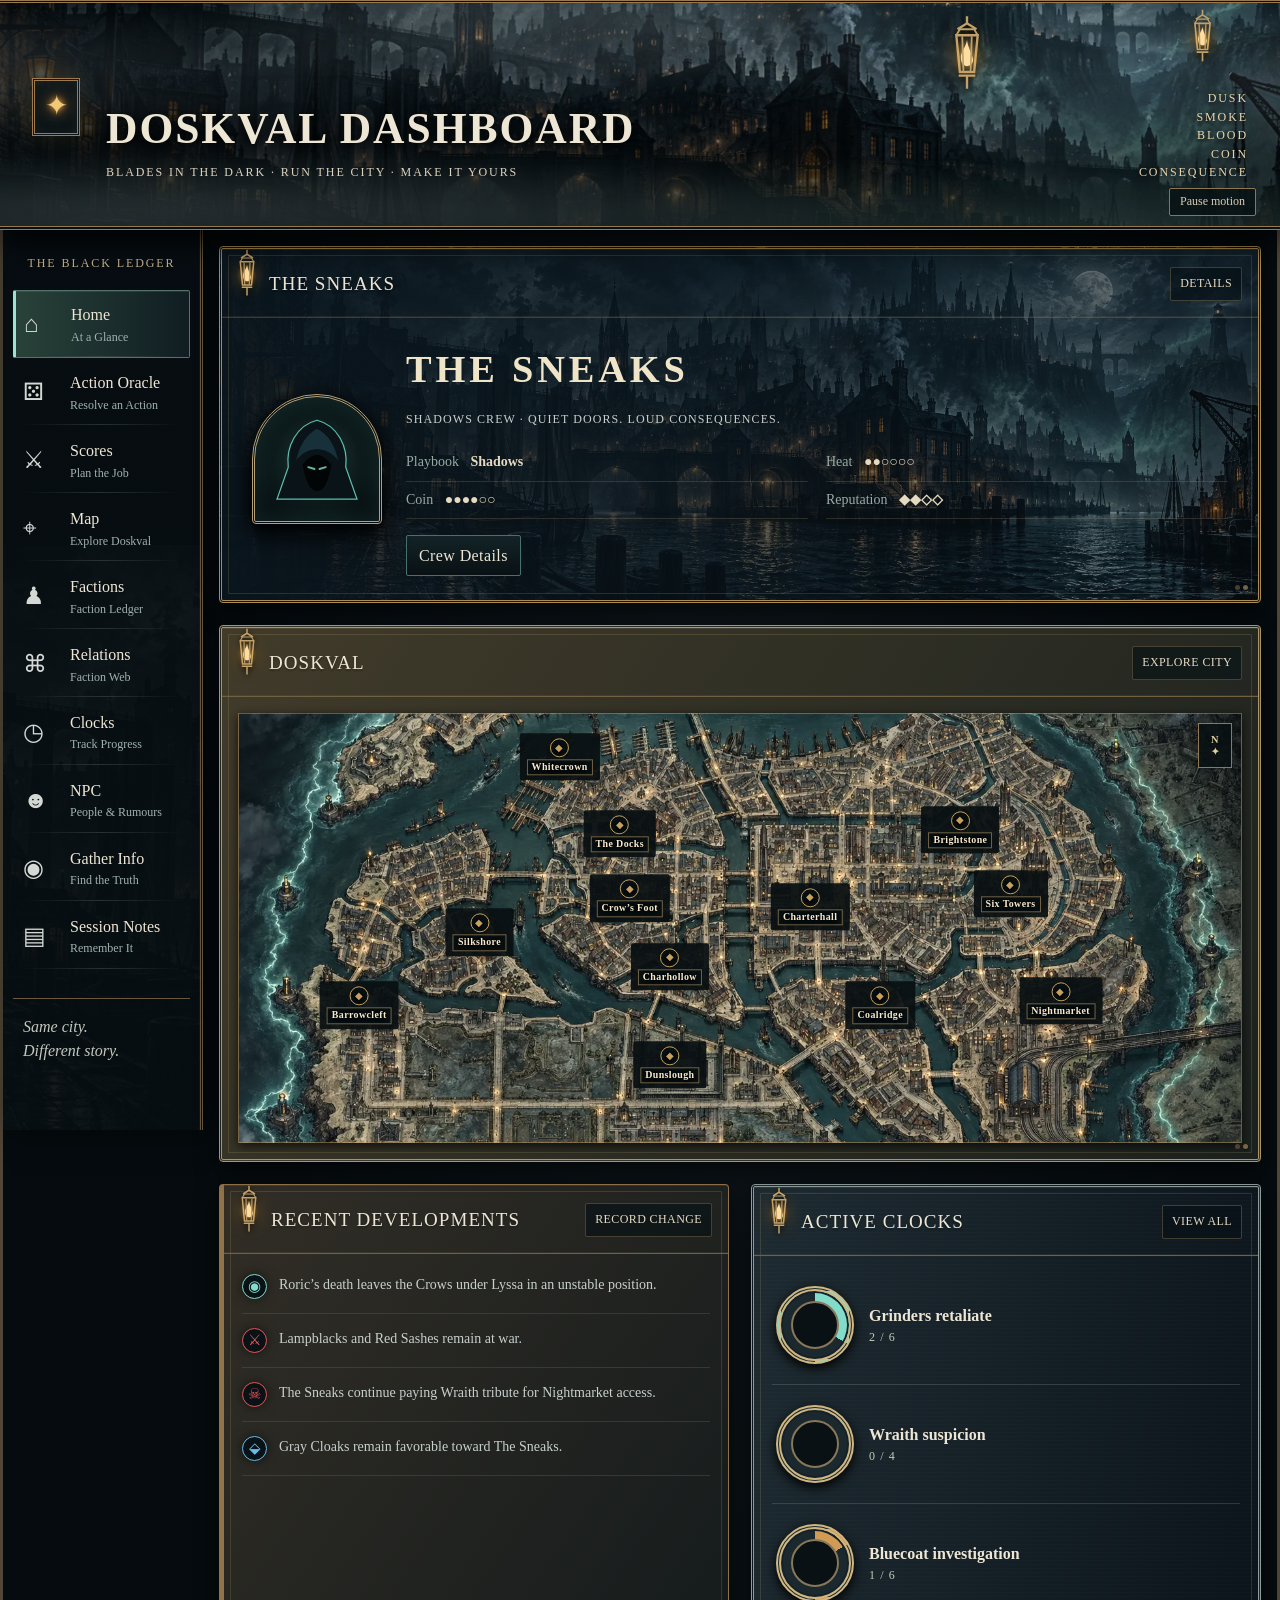
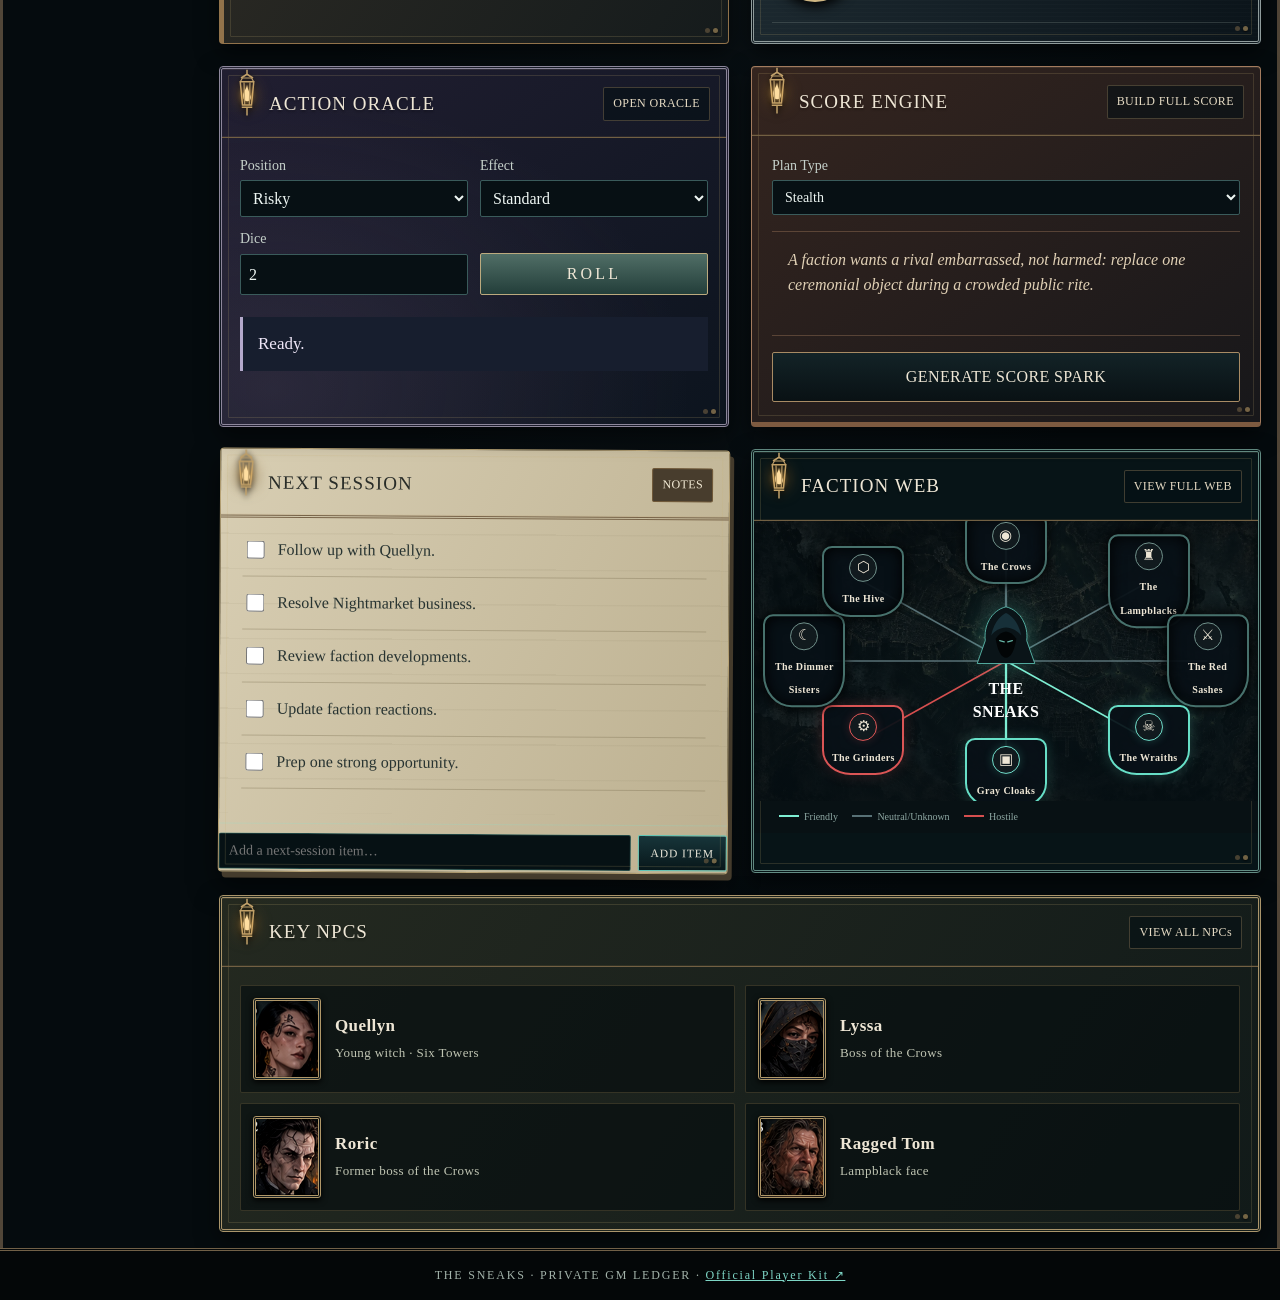
<file: index.html>
<!doctype html>
<html lang="en">
<head>
<meta charset="utf-8">
<meta name="viewport" content="width=device-width,initial-scale=1,viewport-fit=cover">
<meta name="theme-color" content="#071113">
<meta name="apple-mobile-web-app-capable" content="yes">
<meta name="apple-mobile-web-app-status-bar-style" content="black-translucent">
<title>Doskval Dashboard · The Sneaks</title>
<link rel="stylesheet" href="doskval-v3.css?v=20260912-consolidated1">
<link rel="stylesheet" href="visual-v4.css?v=20260912-consolidated1">
<link rel="stylesheet" href="lore-pass.css?v=20260912-consolidated1">
<link rel="stylesheet" href="npc-gallery.css?v=20260912-consolidated1">
<link rel="stylesheet" href="npc-artwork-pass.css?v=20260912-consolidated1">
<link rel="stylesheet" href="npc-premium-pass.css?v=20260912-consolidated1">
<link rel="stylesheet" href="npc-functionality.css?v=20260913-pickerfix2">
<link rel="stylesheet" href="crew-hq.css?v=20260912-consolidated1">
<link rel="stylesheet" href="consolidated.css?v=20260912-consolidated1">
<link rel="stylesheet" href="faction-experience.css?v=20260912-factionnotes1">
<link rel="stylesheet" href="map-experience.css?v=20260912-mapcanon1">
<link rel="stylesheet" href="phase1-visual.css?v=20260912-living-city">
<link rel="stylesheet" href="polish-phase.css?v=20260913-polish2">
<link rel="stylesheet" href="home-map-hotfix.css?v=20260913-mapfix1">
</head>
<body>
<div class="mist m1"></div><div class="mist m2"></div>
<header class="masthead">
  <div class="lantern">✦</div>
  <div class="brand"><h1>DOSKVAL DASHBOARD</h1><p>BLADES IN THE DARK · RUN THE CITY · MAKE IT YOURS</p></div>
  <div class="cityline" aria-hidden="true">Doskvol skyline</div>
  <div class="motto">DUSK<br>SMOKE<br>BLOOD<br>COIN<br>CONSEQUENCE</div>
</header>
<div class="app-shell">
  <nav id="nav" class="sidebar" aria-label="Dashboard sections"></nav>
  <main id="main" class="main"></main>
</div>
<footer>THE SNEAKS · PRIVATE GM LEDGER · <a href="https://bladesinthedark.com/downloads" target="_blank" rel="noopener">Official Player Kit ↗</a></footer>
<script src="doskval-v3.js?v=20260912-consolidated1"></script>
<script src="canon-expansion.js?v=20260912-consolidated1"></script>
<script src="visual-v4.js?v=20260912-consolidated1"></script>
<script src="lore-pass.js?v=20260912-consolidated1"></script>
<script src="npc-gallery.js?v=20260912-consolidated1"></script>
<script src="npc-portraits-v3.js?v=20260912-home-portraits"></script>
<script src="npc-rumour-guard.js?v=20260912-contactintel2"></script>
<script src="npc-functionality.js?v=20260913-pickerfix2"></script>
<script src="crew-hq.js?v=20260912-consolidated1"></script>
<script src="assets/faction-icons.js?v=20260912-factions1"></script>
<script src="faction-experience.js?v=20260912-factionnotes1"></script>
<script src="map-experience.js?v=20260912-mapcanon2"></script>
<script src="phase1-visual.js?v=20260912-living-city"></script>
<script src="polish-phase.js?v=20260913-polish2"></script>
<script src="home-map-hotfix.js?v=20260913-mapfix1"></script>
<script src="npc-title-hotfix.js?v=20260913-npctitle1"></script>
</body>
</html>
</file>
<file: doskval-v3.css>
:root{--bg:#05090b;--panel:#0a1114;--panel2:#0d171b;--ink:#e7e1d3;--muted:#9ca7a3;--line:#34464a;--green:#79f0d5;--green2:#2f8f82;--blue:#79b9e9;--red:#df5a5a;--gold:#c59b57;--shadow:0 18px 40px #000b}*{box-sizing:border-box}html{background:#030607}body{margin:0;color:var(--ink);font-family:Georgia,'Times New Roman',serif;background:radial-gradient(circle at 50% -10%,#183038 0,#071014 34%,#030607 74%);min-height:100vh;overflow-x:hidden}.mist{position:fixed;border-radius:50%;filter:blur(44px);opacity:.08;background:var(--green);pointer-events:none;z-index:0}.m1{width:38vw;height:14vw;left:-8vw;top:26vh}.m2{width:45vw;height:12vw;right:-10vw;top:60vh;background:var(--blue)}body:before{content:'';position:fixed;inset:0;pointer-events:none;opacity:.16;background:repeating-linear-gradient(0deg,#fff0 0 3px,#fff1 4px,#0000 5px)}button,select,input,textarea{font:inherit}.masthead{position:relative;z-index:2;display:grid;grid-template-columns:70px auto 1fr 130px;align-items:end;gap:20px;padding:18px 24px 16px;border-bottom:4px double #30565a;background:linear-gradient(#030607ef,#071014f4);box-shadow:0 12px 28px #000}.lantern{width:58px;height:58px;border:2px solid #4ca596;display:grid;place-items:center;font-size:28px;color:var(--green);box-shadow:inset 0 0 20px #000,0 0 18px #2ed6bd26}.brand h1{margin:0;font-size:clamp(34px,4.5vw,64px);letter-spacing:3px;line-height:.95}.brand p,.motto,.pagehead p,.subtitle,.hint{letter-spacing:2px;text-transform:uppercase;font-size:10px;color:#9ac7c0}.cityline{font-size:34px;letter-spacing:7px;color:#567176;opacity:.55;text-align:center;white-space:nowrap;overflow:hidden}.motto{line-height:1.55;color:var(--gold)}.app-shell{position:relative;z-index:1;display:grid;grid-template-columns:215px minmax(0,1fr);max-width:1900px;margin:auto}.sidebar{position:sticky;top:0;height:calc(100vh - 120px);padding:12px 8px;border-right:3px double #294448;background:linear-gradient(90deg,#05090c,#081014e8);overflow:auto}.nav-title{font-size:9px;letter-spacing:3px;color:#6da69c;text-align:center;padding:7px 0 12px}.navbtn{width:100%;display:grid;grid-template-columns:38px 1fr;text-align:left;align-items:center;gap:5px;padding:10px 8px;background:transparent;color:var(--ink);border:1px solid transparent;border-left:3px solid #2f464a;cursor:pointer}.navbtn:hover,.navbtn.active{background:linear-gradient(90deg,#102528,#0b1417);border-color:#416466;border-left-color:var(--green);box-shadow:inset 0 0 20px #000}.navbtn .navicon{font-size:24px;color:#d8e8e3}.navbtn b{display:block;font-size:15px}.navbtn small{display:block;color:#7e9d99;font-size:10px;margin-top:2px}.nav-quote{margin-top:22px;padding:16px 10px;border-top:1px solid #274348;color:#78b4aa;font-style:italic;line-height:1.5}.main{padding:14px;min-width:0}.dashboard-grid{display:grid;grid-template-columns:1.15fr .9fr .75fr;grid-auto-flow:dense;gap:10px}.panel{position:relative;background:linear-gradient(145deg,#0d171b,#070c0f 78%);border:1px solid #34535a;box-shadow:var(--shadow),inset 0 0 32px #0009;min-width:0;overflow:hidden}.panel:before{content:'';position:absolute;inset:4px;border:1px solid #77dfcc20;pointer-events:none}.panel>header{display:flex;align-items:center;gap:9px;padding:12px 14px 9px;border-bottom:1px solid #284247}.panel>header span{font-size:22px;color:var(--green)}.panel>header h2{margin:0;font-size:18px;letter-spacing:1px;text-transform:uppercase}.panel>header button{margin-left:auto}.panel:not(:has(>header)){padding:16px}.panel>header+*{margin:0}.panel p{color:#bbc6c3;line-height:1.45}.dashboard-grid>.panel:nth-child(1){grid-column:1/3}.dashboard-grid>.panel:nth-child(2){grid-column:3}.dashboard-grid>.panel:nth-child(3){grid-column:1;grid-row:2/4}.dashboard-grid>.panel:nth-child(4){grid-column:2}.dashboard-grid>.panel:nth-child(5){grid-column:3;grid-row:2/4}.dashboard-grid>.panel:nth-child(6){grid-column:1}.dashboard-grid>.panel:nth-child(7){grid-column:2}.dashboard-grid>.panel:nth-child(8){grid-column:2}.dashboard-grid>.panel:nth-child(9){grid-column:3}.crewhero{display:grid;grid-template-columns:150px 1fr;gap:18px;padding:14px;align-items:center}.hood-svg{width:100%;max-width:150px;filter:drop-shadow(0 0 12px #63ebd536)}.crewhero h3{font-size:32px;margin:0}.stats{display:grid;grid-template-columns:repeat(2,minmax(150px,1fr));gap:8px;color:#97aaa6}.stats b{color:var(--ink);margin-left:8px}.developments{padding:6px 14px}.developments>div{display:flex;gap:10px;border-bottom:1px solid #243b40;padding:8px 0}.developments p{margin:0}.devicon{color:var(--green);font-size:18px}.clocklist{padding:8px 12px}.clockline{display:flex;align-items:center;gap:12px;border-bottom:1px solid #253f43;padding:8px 0}.clockline small{display:block;color:#78908d;margin-top:2px}.clockdisc,.clockbig{border:none;border-radius:50%;background:conic-gradient(var(--green) var(--p),#1b292e 0);position:relative;box-shadow:0 0 16px #54e2ca1f}.clockdisc{width:48px;height:48px}.clockdisc i,.clockbig i{position:absolute;inset:7px;background:#0a1114;border-radius:50%;border:1px solid #45686a}.clockbig{width:110px;height:110px;margin:12px auto}.clockbig i{inset:14px}.checklist{padding:10px 14px}.checklist label{display:flex;gap:10px;padding:7px 0;border-bottom:1px solid #243b40}.checklist input{accent-color:var(--green)}.quickoracle,.scorequick{padding:12px 14px}.quickoracle{display:grid;grid-template-columns:1fr 1fr 90px auto;gap:8px;align-items:end}.quickoracle label,.scorequick label,.form label{display:block;color:#93aaa6;font-size:11px}.quickoracle select,.quickoracle input,.scorequick select,.form select,.form input,.relform select,.relform input{width:100%;margin-top:4px}.resultline,.note{margin-top:10px;padding:10px;border-left:3px solid var(--green);background:#0b181a;color:#d9e6e2}.facequick{padding:8px}.facequick button{display:flex;width:100%;align-items:center;gap:8px;background:transparent;border:0;border-bottom:1px solid #233c40;color:var(--ink);padding:7px;cursor:pointer;text-align:left}.facequick small{display:block;color:#6f918b}.miniavatar,.avatar{display:grid;place-items:center;border:1px solid #4ab5a4;background:#122329;color:#dffcf6}.miniavatar{width:34px;height:34px}.avatar{float:right;width:54px;height:54px;font-size:24px}.minimap,.bigmap{position:relative;background:radial-gradient(circle,#15282d,#091114 72%);overflow:hidden}.minimap{height:230px;margin:8px}.minimap:before,.bigmap:before{content:'';position:absolute;inset:0;background:repeating-linear-gradient(17deg,transparent 0 34px,#62aa9b16 36px 38px,transparent 40px 70px)}.river-mini,.mapriver{position:absolute;background:linear-gradient(90deg,#081216,#28495288,#081216);transform:rotate(8deg)}.river-mini{left:46%;top:-10%;width:13%;height:125%}.minimap button,.district{position:absolute;background:#0b161acc;border:1px solid #4f7c77;color:#e8e1d3;font-size:10px;padding:4px 6px;z-index:2}.m0{left:10%;top:25%}.m1{left:55%;top:15%}.m2{right:6%;top:45%}.m3{left:4%;bottom:20%}.m4{right:5%;bottom:18%}.m5{left:48%;bottom:8%}.compass{position:absolute;right:8px;bottom:8px;color:#78cdbc;text-align:center;z-index:2}.pagehead{display:flex;justify-content:space-between;align-items:end;padding:12px 8px;border-bottom:4px double #31555a;margin-bottom:12px}.pagehead h2{font-size:34px;margin:0;text-transform:uppercase;letter-spacing:2px}.pagehead span{color:#89a7a1}.pagehead>b{color:var(--green);letter-spacing:6px}.two{display:grid;grid-template-columns:1fr 1fr;gap:12px}.form{display:flex;flex-direction:column;gap:12px}.form h3{margin:4px 0}.choices,.pips{display:flex;gap:7px;flex-wrap:wrap}.choices button.selected,.pips button.selected{background:#18322f;border-color:var(--green);color:#fff}.pips button{border-radius:50%;width:42px;height:42px;padding:0}.oracleout{text-align:center;min-height:350px;display:flex;flex-direction:column;justify-content:center}.bigicon{font-size:60px;color:var(--green)}.diceout{display:flex;justify-content:center;gap:8px}.diceout i{font-style:normal;border:1px solid #57958a;padding:8px 11px;background:#101d21;font-size:20px}.good{color:#8ff3d7!important}.mixed{color:#f0c870!important}.bad{color:#ef7777!important}.cards{display:grid;grid-template-columns:repeat(auto-fit,minmax(260px,1fr));gap:10px}.factioncard .ficon{float:right;font-size:32px;color:var(--green)}.campaign{border-left:3px solid var(--blue);padding-left:9px}.standing{margin-top:12px;padding-top:10px;border-top:1px solid #284248}.standing button{float:right;margin-left:5px}.search,.notes{width:100%;background:#061013;border:1px solid #355b5b;color:#eef7f3;padding:12px}.search{margin-bottom:12px}.notes{min-height:58vh;resize:vertical}.badge{display:inline-block;border:1px solid #4b766f;padding:3px 7px;font-size:9px;text-transform:uppercase;letter-spacing:1px;color:#98cec5}.history{border-top:1px solid #294246;padding-top:9px}.fullweb{padding:15px}.webstage{height:520px;position:relative;background:radial-gradient(circle at 50% 50%,#173130 0,#0a1114 47%,#05090b 75%);overflow:hidden}.weblines{position:absolute;inset:0;width:100%;height:100%;z-index:0}.weblines line{stroke-width:.45}.weblines .friend{stroke:#7eeed3}.weblines .enemy{stroke:#d64f4f}.weblines .neutral{stroke:#587176}.webcenter,.webnode{position:absolute;transform:translate(-50%,-50%);z-index:2;text-align:center}.webcenter{left:50%;top:50%;width:132px;background:transparent;border:0;color:#fff}.webcenter .hood-svg{width:100px}.webnode{width:104px;min-height:70px;border-radius:50%;background:#091114dd}.webnode span{display:block;font-size:20px}.webnode b{font-size:10px}.webnode.friendly{border-color:#67dfc7;box-shadow:0 0 14px #67dfc733}.webnode.hostile{border-color:#db5555;box-shadow:0 0 14px #db555533}.legend{padding:9px;color:#8da7a2;font-size:10px}.l{display:inline-block;width:20px;height:2px;margin:0 5px 3px 12px}.l.friend{background:#7eeed3}.l.neutral{background:#587176}.l.enemy{background:#d64f4f}.relform{display:grid;grid-template-columns:1fr 1fr 1fr 2fr auto;gap:8px}.bigmap{height:650px}.mapriver{left:43%;top:-10%;width:14%;height:125%}.district{font-size:11px;padding:7px}.d0{left:48%;top:4%}.d1{left:65%;top:13%}.d2{left:54%;top:27%}.d3{left:24%;top:27%}.d4{left:38%;top:39%}.d5{left:61%;top:43%}.d6{left:28%;top:48%}.d7{left:8%;top:38%}.d8{left:54%;top:62%}.d9{left:28%;top:69%}.d10{left:12%;top:60%}.d11{left:42%;top:83%}.bigc{font-size:18px}.clockcontrols{display:flex;gap:7px;justify-content:center}.crewdetail{display:grid;grid-template-columns:180px 1fr;gap:20px;align-items:center}.crewdetail .hood-svg{max-width:180px}button{border:1px solid #47716c;background:linear-gradient(#132327,#091114);color:var(--ink);padding:8px 12px;cursor:pointer}button:hover{border-color:var(--green);box-shadow:0 0 12px #57e5cc25}.primary{background:linear-gradient(#1f514b,#102822);border-color:#6de2cc;text-transform:uppercase;letter-spacing:1px}.big{padding:13px 16px}.form input,.form select,.relform input,.relform select,.quickoracle input,.quickoracle select,.scorequick select{background:#071014;color:#eef6f3;border:1px solid #3a5b5b;padding:8px}footer{position:relative;z-index:2;text-align:center;padding:10px;border-top:1px solid #244146;color:#627f7a;font-size:10px;background:#040708}footer a{color:#7ed6c6}@media(max-width:1250px){.dashboard-grid{grid-template-columns:1fr 1fr}.dashboard-grid>.panel{grid-column:auto!important;grid-row:auto!important}.dashboard-grid>.panel:nth-child(1){grid-column:1/3!important}.quickoracle{grid-template-columns:1fr 1fr}.cityline{display:none}.masthead{grid-template-columns:60px 1fr 110px}.brand h1{font-size:42px}}@media(max-width:820px){.masthead{grid-template-columns:48px 1fr;padding:12px}.lantern{width:42px;height:42px}.motto{display:none}.brand h1{font-size:30px}.brand p{font-size:8px}.app-shell{display:block}.sidebar{position:sticky;top:0;z-index:20;height:auto;display:flex;overflow:auto;border-right:0;border-bottom:3px double #2e5558;padding:6px;background:#050a0df4}.nav-title,.nav-quote{display:none}.navbtn{min-width:118px;width:auto;display:flex;padding:8px;border-left:1px solid #29484b}.navbtn .navicon{font-size:18px}.navbtn b{font-size:12px}.navbtn small{font-size:8px}.main{padding:8px}.dashboard-grid,.two{grid-template-columns:1fr}.dashboard-grid>.panel:nth-child(1){grid-column:auto!important}.crewhero{grid-template-columns:100px 1fr}.crewhero h3{font-size:23px}.stats{grid-template-columns:1fr}.webstage{height:440px}.webnode{width:82px;min-height:58px;padding:5px}.webnode b{font-size:8px}.webcenter{width:100px}.webcenter .hood-svg{width:80px}.relform{grid-template-columns:1fr}.bigmap{height:520px}.crewdetail{grid-template-columns:110px 1fr}.pagehead h2{font-size:26px}.pagehead>b{display:none}.cards{grid-template-columns:1fr}.quickoracle{grid-template-columns:1fr 1fr}.panel>header h2{font-size:15px}.panel>header button{font-size:9px;padding:6px}.minimap{height:250px}}
</file>
<file: visual-v4.css>
:root{--v4-cream:#efe7d3;--v4-cyan:#77ead7;--v4-blue:#6bbbe8;--v4-red:#e35757;--v4-amber:#d09b55}.masthead{min-height:118px;overflow:hidden;background:linear-gradient(90deg,#05090ce8 0 31%,#081419d9 52%,#05090cf2 100%),radial-gradient(circle at 76% 40%,#4a738233,transparent 22%)}.masthead:after{content:'';position:absolute;left:34%;right:135px;bottom:0;height:88px;opacity:.78;background:linear-gradient(to top,#020405 0 17px,transparent 17px),linear-gradient(90deg,transparent 0 2%,#081014 2% 5%,transparent 5% 8%,#081014 8% 12%,transparent 12% 15%,#081014 15% 17%,transparent 17% 22%,#081014 22% 28%,transparent 28% 31%,#081014 31% 34%,transparent 34% 38%,#081014 38% 44%,transparent 44% 49%,#081014 49% 53%,transparent 53% 58%,#081014 58% 63%,transparent 63% 70%,#081014 70% 74%,transparent 74% 80%,#081014 80% 86%,transparent 86% 91%,#081014 91% 95%,transparent 95%),linear-gradient(160deg,transparent 0 44%,#071014 45% 50%,transparent 51%) ;clip-path:polygon(0 100%,0 66%,4% 64%,4% 45%,7% 45%,7% 24%,10% 24%,10% 54%,13% 54%,13% 38%,16% 38%,16% 58%,20% 58%,20% 18%,24% 18%,24% 50%,28% 50%,28% 30%,31% 30%,31% 62%,35% 62%,35% 42%,39% 42%,39% 8%,42% 8%,42% 50%,46% 50%,46% 35%,50% 35%,50% 65%,54% 65%,54% 48%,57% 48%,57% 14%,61% 14%,61% 54%,65% 54%,65% 31%,69% 31%,69% 62%,73% 62%,73% 40%,77% 40%,77% 21%,80% 21%,80% 55%,84% 55%,84% 33%,88% 33%,88% 60%,92% 60%,92% 43%,96% 43%,96% 27%,100% 27%,100% 100%)}.cityline{font-size:0;height:74px;position:relative}.cityline:before{content:'A quiet city.\A A thousand loud ambitions.';white-space:pre;position:absolute;left:15%;top:23px;font:italic 12px/1.35 Georgia;color:#c7d8d2;letter-spacing:.4px;text-align:left}.panel{border-color:#45656a;background:linear-gradient(145deg,#0c1519,#060a0d 82%)}.panel>header{background:linear-gradient(90deg,#0d181d,#081014 74%);border-bottom-color:#335257}.panel>header h2{font-size:19px}.crewhero{grid-template-columns:170px 1fr}.crewhero .hood-svg{max-width:170px;background:radial-gradient(circle at 50% 45%,#27474d99,#071014 68%);border-radius:44% 44% 12% 12%;padding:4px;filter:drop-shadow(0 0 18px #63e5cf55)}.developments>div{align-items:center}.devicon{width:34px;height:34px;display:grid;place-items:center;border:1px solid currentColor;border-radius:50%;background:#091216;box-shadow:0 0 12px #0008}.developments>div:nth-child(2) .devicon,.developments>div:nth-child(3) .devicon{color:var(--v4-red)}.developments>div:nth-child(4) .devicon{color:var(--v4-blue)}.clockdisc{width:55px;height:55px}.clockline:nth-child(2) .clockdisc{background:conic-gradient(var(--v4-red) var(--p),#1b292e 0)}.clockline:nth-child(3) .clockdisc{background:conic-gradient(var(--v4-amber) var(--p),#1b292e 0)}.facequick button{padding:5px 7px;gap:10px;min-height:58px}.miniavatar,.avatar{overflow:hidden;padding:0;background:#081014;border-color:#68cdbc;box-shadow:0 0 12px #62d8c32b}.miniavatar{width:48px;height:48px;flex:0 0 48px}.avatar{width:74px;height:74px}.miniavatar svg,.avatar svg{display:block;width:100%;height:100%}.portrait-quellyn{background:radial-gradient(circle at 50% 30%,#2d4e55,#081014 70%)}.portrait-lyssa{background:radial-gradient(circle at 50% 28%,#3b3244,#081014 70%)}.portrait-roric{background:radial-gradient(circle at 50% 28%,#25353b,#06090b 72%)}.portrait-ragged-tom{background:radial-gradient(circle at 50% 26%,#513526,#090c0e 70%)}.portrait-iruvian-dusk{background:radial-gradient(circle at 50% 26%,#243b5a,#070a0f 72%)}.minimap,.bigmap{background:radial-gradient(circle at 50% 45%,#1b3337,#071014 72%)}.minimap:after,.bigmap:after{content:'';position:absolute;inset:0;opacity:.25;pointer-events:none;background:repeating-radial-gradient(ellipse at 50% 50%,transparent 0 18px,#9ab7ac18 19px 20px,transparent 21px 40px),repeating-linear-gradient(27deg,transparent 0 31px,#91b9ae13 32px 34px,transparent 35px 61px)}.minimap button,.district{z-index:3;background:#071014e8;border-color:#6b8e86}.webstage{background:radial-gradient(circle at 50% 50%,#183a3a 0,#0a1114 42%,#040708 76%)}.webnode{border-width:2px;box-shadow:inset 0 0 15px #000,0 0 12px #000}.webnode span{width:34px;height:34px;margin:0 auto 4px;display:grid;place-items:center;border-radius:50%;border:1px solid #70908a;background:#111a1e;font-size:18px}.webnode.friendly span{border-color:#70ddca;box-shadow:0 0 10px #61e9ce33}.webnode.hostile span{border-color:#e05757;box-shadow:0 0 10px #e0575733}.webcenter .hood-svg{filter:drop-shadow(0 0 14px #65e7d04f)}.navbtn .navicon{font-size:27px}.navbtn.active{background:linear-gradient(90deg,#17302f,#0a1215 82%)}.dashboard-grid{gap:12px}.resultline{font-size:17px}.panel button{letter-spacing:.4px}@media(max-width:1250px){.masthead:after{left:42%}.cityline:before{display:none}}@media(max-width:820px){.masthead:after{display:none}.crewhero{grid-template-columns:120px 1fr}.crewhero .hood-svg{max-width:120px}.miniavatar{width:44px;height:44px;flex-basis:44px}}
</file>
<file: lore-pass.css>
.loreGrid{display:grid;grid-template-columns:repeat(auto-fit,minmax(270px,1fr));gap:12px;padding:14px}.loreNpc{display:grid;grid-template-columns:72px 1fr;gap:12px;padding:12px;border:1px solid rgba(111,236,220,.24);background:linear-gradient(135deg,rgba(13,29,34,.95),rgba(5,12,15,.96));min-height:116px}.loreNpc h3{margin:0;color:#eee8da;font-family:Georgia,serif;letter-spacing:.04em}.loreNpc small{display:block;color:#6fd8ca;margin:3px 0 6px;text-transform:uppercase;font-size:10px;letter-spacing:.12em}.loreNpc b{font-size:12px;color:#c9c2b3}.loreNpc p{margin:5px 0 0;line-height:1.35;color:#c9c5bb}.lorePortrait{width:68px;height:82px;display:grid;place-items:center;border:1px solid #62cfc1;background:radial-gradient(circle at 50% 32%,rgba(104,234,217,.25),transparent 34%),linear-gradient(155deg,#183039,#071014);box-shadow:inset 0 0 24px #020607,0 0 12px rgba(74,222,207,.12);clip-path:polygon(12% 0,88% 0,100% 12%,100% 100%,0 100%,0 12%)}.lorePortrait span{font-family:Georgia,serif;font-size:24px;color:#d9eee8;text-shadow:0 0 9px #6ce2d2}.contact.friend{border-left:3px solid #71e5cc}.contact.rival{border-left:3px solid #d85c66}.contact.contact{border-left:3px solid #7abde8}.factionLoreGrid{display:grid;grid-template-columns:repeat(auto-fit,minmax(350px,1fr));gap:14px}.factionLore{padding-bottom:14px}.factionLore>p,.factionLore>h3,.campaignNote{margin-left:16px;margin-right:16px}.factionLore h3{font-family:Georgia,serif;color:#78dfd0;border-bottom:1px solid rgba(111,236,220,.18);padding-bottom:5px}.campaignNote{padding:9px;border-left:3px solid #77ead4;background:rgba(72,206,188,.08);color:#d9e7df}.campaignNote b{color:#7cebd7;margin-right:6px}.factionLore header>b{margin-left:auto;color:#75dcca;font-size:11px;text-transform:uppercase;letter-spacing:.1em}@media(max-width:700px){.factionLoreGrid{grid-template-columns:1fr}.loreGrid{grid-template-columns:1fr}.loreNpc{grid-template-columns:58px 1fr}.lorePortrait{width:54px;height:68px}}
</file>
<file: npc-gallery.css>
.npcPageHead{display:flex;align-items:end;justify-content:space-between;gap:16px;margin-bottom:12px}.npcPageHead p{margin:0 0 3px;color:#6fd9ca;letter-spacing:.16em;font-size:11px}.npcPageHead h1{margin:0;font-family:Georgia,serif;font-size:30px;color:#eee8da}.npcSearch{display:flex;align-items:center;gap:8px;min-width:320px;border:1px solid rgba(111,236,220,.34);background:#081316;padding:8px 12px}.npcSearch input{width:100%;background:none;border:0;outline:0;color:#e7e1d4;font:14px Georgia,serif}.npcToolbar{display:flex;gap:8px;flex-wrap:wrap;margin-bottom:12px}.npcToolbar button{background:#091417;border:1px solid rgba(111,236,220,.28);color:#bfc9c3;padding:8px 12px}.npcToolbar button.active{border-color:#7cebd7;box-shadow:0 0 10px rgba(124,235,215,.15);color:#f1ede4}.npcToolbar span{opacity:.6;margin-left:4px}.npcWorkspace{display:grid;grid-template-columns:minmax(0,1.65fr) minmax(310px,.85fr);gap:14px;align-items:start}.npcGallery{min-height:680px}.npcGallery>header small{margin-left:auto;color:#6fd9ca}.npcTiles{display:grid;grid-template-columns:repeat(4,minmax(0,1fr));gap:10px;padding:12px}.npcTile{padding:0;background:#071014;border:1px solid rgba(123,211,198,.28);text-align:left;overflow:hidden;box-shadow:inset 0 0 20px rgba(0,0,0,.5)}.npcTile:hover,.npcTile.selected{border-color:#7ff0df;box-shadow:0 0 0 1px rgba(127,240,223,.3),0 0 18px rgba(74,222,207,.12)}.npcTilePortrait{aspect-ratio:4/5;background:#061014;overflow:hidden}.npcPortraitArt{display:block;width:100%;height:100%;object-fit:cover;filter:saturate(.82) contrast(1.06)}.npcTileText{padding:8px 9px 9px;border-top:1px solid rgba(111,236,220,.17);min-height:50px}.npcTileText b{display:block;color:#eee8da;font:700 15px Georgia,serif;white-space:nowrap;overflow:hidden;text-overflow:ellipsis}.npcTileText small{display:block;color:#7dbfb5;font-size:10px;line-height:1.2;margin-top:2px;white-space:nowrap;overflow:hidden;text-overflow:ellipsis}.npcDetail{position:sticky;top:10px;overflow:hidden}.npcDetail>header{align-items:center}.npcDetail header div{min-width:0}.npcDetail header h2{margin:0}.npcDetail header small{color:#83cabe}.npcHeroPortrait{position:relative;margin:0 12px 12px;height:320px;overflow:hidden;border:1px solid rgba(111,236,220,.25);background:#050a0c}.npcHeroPortrait .portraitBig{width:100%;height:100%}.vizLabel{position:absolute;right:8px;bottom:8px;background:rgba(4,10,12,.82);border:1px solid rgba(124,235,215,.35);padding:4px 6px;font-size:8px;letter-spacing:.14em;color:#82d8cb}.npcFacts{display:grid;grid-template-columns:1fr 1fr;gap:8px;padding:0 12px 10px}.npcFacts div{padding:7px;border:1px solid rgba(111,236,220,.16);background:rgba(9,24,27,.65)}.npcFacts label{display:block;color:#6fd9ca;font-size:9px;letter-spacing:.12em}.npcFacts b{color:#ded8cb;font:12px Georgia,serif}.npcTags{display:flex;flex-wrap:wrap;gap:6px;padding:0 12px 10px}.npcTags span{border:1px solid rgba(111,236,220,.26);padding:4px 6px;color:#b8d2cc;font-size:9px}.npcDetail section{margin:0 12px;padding:10px 0;border-top:1px solid rgba(111,236,220,.14)}.npcDetail section h3{margin:0 0 5px;color:#77dfd0;font-size:11px;letter-spacing:.14em}.npcDetail section p{margin:0;color:#c8c3b8;line-height:1.42}.npcDetailBtns{display:grid;grid-template-columns:1fr 1fr;gap:8px;padding:10px 12px 12px}.npcDetailBtns button{background:#0a171a;border:1px solid rgba(111,236,220,.32);color:#e1dccc;padding:8px}.npcEmpty{padding:24px;color:#9aa9a4}@media(max-width:1180px){.npcTiles{grid-template-columns:repeat(3,1fr)}.npcWorkspace{grid-template-columns:1fr .9fr}}@media(max-width:900px){.npcWorkspace{grid-template-columns:1fr}.npcDetail{position:relative;top:auto}.npcTiles{grid-template-columns:repeat(3,1fr)}}@media(max-width:650px){.npcPageHead{display:block}.npcSearch{min-width:0;margin-top:10px}.npcTiles{grid-template-columns:repeat(2,1fr)}}
</file>
<file: npc-artwork-pass.css>
.realNpcSprite{width:100%;height:100%;display:block;background-repeat:no-repeat;background-color:#05090b;filter:saturate(.9) contrast(1.08) brightness(.94)}
.npcTile.selected .realNpcSprite{filter:saturate(.98) contrast(1.09) brightness(1)}
.realNpcHeroSprite{position:absolute;inset:0;width:100%;height:100%;background-repeat:no-repeat;filter:saturate(.93) contrast(1.08) brightness(.95)}
.npcHeroPortrait{position:relative;height:340px;overflow:hidden;background:#05090b;border:1px solid rgba(111,236,220,.26)}
.npcHeroPortrait:after{content:"";position:absolute;inset:0;pointer-events:none;box-shadow:inset 0 0 55px rgba(0,0,0,.52),inset 0 -55px 55px rgba(0,0,0,.28)}
.npcTilePortrait{background:#05090b}.npcTileText{background:linear-gradient(180deg,rgba(6,15,18,.94),rgba(4,10,12,.98))}.npcTileText b{font-size:16px}
.npcDossier{margin:0 12px 4px}.dossierGrid{display:grid;grid-template-columns:1fr 1fr;gap:7px;margin:0 0 9px}.dossierGrid>div{padding:7px 8px;border:1px solid rgba(111,236,220,.18);background:rgba(5,15,18,.76)}.dossierGrid .wide{grid-column:1/-1}.dossierGrid label{display:block;font-size:9px;letter-spacing:.14em;color:#73dccc;margin-bottom:2px}.dossierGrid b{font:12px Georgia,serif;color:#e2ddd0}.npcDossier section{margin:0!important;padding:10px 0!important;border-top:1px solid rgba(111,236,220,.14)}.npcDossier h3{margin:0 0 5px!important;color:#76dfd0!important;font-size:11px!important;letter-spacing:.14em}.npcDossier p{margin:0;color:#cbc5ba;line-height:1.45}.npcWorkspace{grid-template-columns:minmax(0,1.55fr) minmax(360px,.95fr)}
@media(max-width:900px){.npcWorkspace{grid-template-columns:1fr}.npcHeroPortrait{height:300px}}
</file>
<file: npc-premium-pass.css>
/* Premium NPC visual pass — match the approved Doskval mockup */
:root{--premium-teal:#74e5d4;--premium-ink:#04090b;--premium-panel:#071216;--premium-bronze:#6f5135}
body{background:
  radial-gradient(circle at 55% 0%,rgba(51,106,102,.09),transparent 34%),
  linear-gradient(180deg,#050b0e,#030709 78%);}

.masthead{border-top:3px solid rgba(111,81,53,.75);border-bottom:2px solid rgba(111,81,53,.72);
  box-shadow:0 2px 0 #091416,0 9px 28px rgba(0,0,0,.5)}
.app-shell{border-left:3px solid rgba(111,81,53,.55);border-right:3px solid rgba(111,81,53,.55)}
.sidebar{box-shadow:inset -1px 0 rgba(116,229,212,.12),inset -9px 0 22px rgba(0,0,0,.25)}
.npcPageHead h1{font-size:34px;letter-spacing:.015em;text-shadow:0 2px 8px rgba(0,0,0,.6)}
.npcPageHead p,.npcGallery>header h2{letter-spacing:.18em}
.npcToolbar{gap:7px}
.npcToolbar button{font-family:Georgia,serif;font-size:13px;background:linear-gradient(180deg,#0b191c,#071114);
  border-color:rgba(116,229,212,.32);box-shadow:inset 0 0 0 1px rgba(0,0,0,.5)}
.npcToolbar button.active{border-color:var(--premium-teal);color:#f2ecdf;box-shadow:0 0 13px rgba(84,225,207,.16),inset 0 0 12px rgba(65,187,173,.08)}
.npcWorkspace.premiumWorkspace{grid-template-columns:minmax(0,1.62fr) minmax(390px,.88fr);gap:14px}
.npcTiles{grid-template-columns:repeat(5,minmax(0,1fr));gap:7px;padding:10px}
.npcTile{background:#050c0f;border-color:rgba(116,229,212,.29);box-shadow:inset 0 0 0 1px rgba(0,0,0,.7),0 2px 8px rgba(0,0,0,.34)}
.npcTile:hover,.npcTile.selected{transform:translateY(-1px);border-color:#75ead8;box-shadow:0 0 0 1px rgba(117,234,216,.28),0 0 14px rgba(62,218,198,.14),0 4px 12px rgba(0,0,0,.45)}
.npcTilePortrait{aspect-ratio:1/1.02;background:#05090b;border-bottom:1px solid rgba(116,229,212,.24)}
.premiumNpcArt{width:100%;height:100%;display:block;background-repeat:no-repeat;background-color:#05090b;
  filter:saturate(.86) contrast(1.09) brightness(.94);transition:filter .16s ease,transform .16s ease}
.npcTile:hover .premiumNpcArt,.npcTile.selected .premiumNpcArt{filter:saturate(.98) contrast(1.08) brightness(1.02);transform:scale(1.015)}
.npcTileText{padding:6px 8px 8px;min-height:46px;background:linear-gradient(180deg,rgba(4,13,16,.96),rgba(3,9,11,.99))}
.npcTileText b{font-size:15px;letter-spacing:.01em}
.npcTileText small{font-size:10px;color:#76cfc1}
.npcDetail{border-color:rgba(116,229,212,.25);box-shadow:0 10px 28px rgba(0,0,0,.34)}
.npcDetail>header{background:linear-gradient(90deg,rgba(8,26,28,.95),rgba(4,12,15,.9));border-bottom:1px solid rgba(116,229,212,.22)}
.npcDetail header h2{font-size:23px;letter-spacing:.035em}
.npcHeroPortrait{height:300px;margin:0 10px 10px;border-color:rgba(116,229,212,.32);box-shadow:inset 0 0 36px rgba(0,0,0,.45)}
.premiumNpcHero{position:absolute;inset:0;background-repeat:no-repeat;background-color:#05090b;
  filter:saturate(.9) contrast(1.07) brightness(.96)}
.npcHeroPortrait:after{content:"";position:absolute;inset:0;pointer-events:none;
  box-shadow:inset 0 0 60px rgba(0,0,0,.42),inset 0 -55px 55px rgba(0,0,0,.25)}
.npcFacts div,.dossierGrid>div{background:linear-gradient(180deg,rgba(6,18,21,.9),rgba(4,12,14,.94));border-color:rgba(116,229,212,.2)}
.npcDetail section{border-color:rgba(116,229,212,.18)}
.vizLabel{z-index:2}
footer{border-top:2px solid rgba(111,81,53,.6);letter-spacing:.15em}

/* Portrait quality pass: never use nearest-neighbour rendering and soften JPEG macro-blocks. */
.realNpcSprite,.realNpcHeroSprite,.allNpcPainted,.premiumNpcArt,.premiumNpcHero{
  image-rendering:auto!important;
  -ms-interpolation-mode:bicubic;
  backface-visibility:hidden;
  transform-style:preserve-3d;
  background-repeat:no-repeat!important;
  background-color:#05090b;
}
.npcTile .realNpcSprite,.npcTile .allNpcPainted{
  filter:saturate(.93) contrast(1.04) brightness(.98) blur(.12px)!important;
  transform:translateZ(0) scale(1.003)!important;
}
.npcTile.selected .realNpcSprite,.npcTile:hover .realNpcSprite,.npcTile.selected .allNpcPainted,.npcTile:hover .allNpcPainted{
  filter:saturate(.98) contrast(1.045) brightness(1) blur(.08px)!important;
}
.npcHeroPortrait{
  background:
    radial-gradient(circle at 50% 42%,rgba(72,151,142,.11),transparent 38%),
    linear-gradient(180deg,#071417,#03080a)!important;
  display:flex;
  align-items:center;
  justify-content:center;
}
.npcHeroPortrait .realNpcHeroSprite{
  position:absolute!important;
  left:50%!important;
  top:50%!important;
  right:auto!important;
  bottom:auto!important;
  width:min(100%,300px)!important;
  height:min(100%,300px)!important;
  transform:translate(-50%,-50%) translateZ(0)!important;
  filter:saturate(.96) contrast(1.035) brightness(.99) blur(.14px)!important;
  box-shadow:0 0 0 1px rgba(116,229,212,.18),0 0 42px rgba(0,0,0,.55);
}
.npcHeroPortrait:before{
  content:"";
  position:absolute;
  inset:12px;
  border:1px solid rgba(116,229,212,.11);
  pointer-events:none;
  z-index:1;
}
@media(max-width:1350px){.npcTiles{grid-template-columns:repeat(4,minmax(0,1fr))}.npcWorkspace.premiumWorkspace{grid-template-columns:minmax(0,1.5fr) minmax(350px,.9fr)}}
@media(max-width:1080px){.npcTiles{grid-template-columns:repeat(3,minmax(0,1fr))}.npcWorkspace.premiumWorkspace{grid-template-columns:1fr}.npcDetail{position:relative}.npcHeroPortrait{height:320px}}
@media(max-width:650px){.npcTiles{grid-template-columns:repeat(2,minmax(0,1fr))}.npcHeroPortrait{height:280px}}
</file>
<file: npc-functionality.css>
/* NPC functionality pass: lore hooks, rumor engine, and editable NPC workshop */
.npcLoreBox{margin:0 12px 12px;padding:10px;border:1px solid rgba(111,236,220,.22);background:linear-gradient(180deg,rgba(7,22,25,.95),rgba(4,12,14,.96));box-shadow:inset 0 0 22px rgba(0,0,0,.28)}
.npcLoreBox h3{margin:0 0 8px;color:#77dfd0;font-size:11px;letter-spacing:.14em}.npcLoreGrid{display:grid;grid-template-columns:1fr 1fr;gap:8px}.npcLoreCard{padding:9px;border:1px solid rgba(111,236,220,.16);background:rgba(3,10,12,.7)}.npcLoreCard label{display:block;color:#6fd9ca;font-size:9px;letter-spacing:.12em;margin-bottom:4px}.npcLoreCard p{margin:0;color:#d3cec2;line-height:1.38}.npcLoreActions{display:flex;gap:8px;margin-top:8px}.npcLoreActions button,.npcWorkshopBtn{background:#0a171a;border:1px solid rgba(111,236,220,.34);color:#e7e1d4;padding:7px 10px;font:12px Georgia,serif}.npcLoreActions button:hover,.npcWorkshopBtn:hover{border-color:#7cebd7}.npcWorkshopBtn{margin-left:auto}
.npcActivityCard{margin-bottom:8px}.contactIntel{padding:10px;border:1px solid rgba(111,236,220,.22);background:rgba(3,10,12,.78)}.contactIntel>label{display:block;color:#6fd9ca;font-size:9px;letter-spacing:.12em;margin-bottom:4px}.contactIntel>p{margin:0 0 10px;color:#d3cec2;line-height:1.4}.intelQuality{display:flex;gap:6px;margin:0 0 9px;padding:0;border:0}.intelQuality legend{width:100%;margin-bottom:5px;color:#6fd9ca;font-size:9px;letter-spacing:.12em}.intelQuality label{flex:1;display:flex;align-items:center;justify-content:center;gap:5px;min-height:34px;border:1px solid rgba(111,236,220,.22);background:#071216;color:#cbc7bc;font:12px Georgia,serif;cursor:pointer}.intelQuality label:has(input:checked){border-color:#7cebd7;color:#f2ede2;box-shadow:0 0 10px rgba(124,235,215,.12)}.intelQuality input{accent-color:#65d9c8}.gatherIntel{width:100%;background:linear-gradient(180deg,#123036,#09191d);border:1px solid #62cfc0;color:#f3eee3;padding:9px;font:700 12px Georgia,serif;letter-spacing:.06em}.gatherIntel:hover{box-shadow:0 0 14px rgba(98,207,192,.18)}.intelResult{min-height:54px;margin-top:9px;padding:9px;border-left:3px solid #62cfc0;background:rgba(11,28,31,.78);color:#d7d1c5;line-height:1.4}.intelResult span{color:#94aaa5;font-style:italic}.intelResult b{display:block;margin-bottom:4px;color:#7cebd7;font-size:9px;letter-spacing:.13em}.intelResult p{margin:0}
.intelResult .intelLead{margin:0 0 9px;color:#eee8dc;font-style:italic}.intelDossier{display:grid;gap:6px;margin:0}.intelDossier div{padding:7px;border:1px solid rgba(111,236,220,.14);background:rgba(2,9,11,.55)}.intelDossier dt{color:#6fd9ca;font-size:9px;letter-spacing:.12em}.intelDossier dd{margin:2px 0 0;color:#d7d1c5}.intelSource{display:block;margin-top:9px;padding-top:8px;border-top:1px solid rgba(111,236,220,.16);color:#91a49f;line-height:1.5}.intelSource b{display:inline;margin:0;color:#6fd9ca;font-size:9px}.intelSource br+ b{color:#c6a86a}
.npcWorkshop{margin-top:10px;border:1px solid rgba(111,236,220,.28);background:#050d10;padding:12px}.npcWorkshopHead{display:flex;align-items:center;justify-content:space-between;gap:10px;margin-bottom:10px}.npcWorkshopHead h2{margin:0;color:#eee8da;font:700 22px Georgia,serif}.npcWorkshopGrid{display:grid;grid-template-columns:1fr 1fr;gap:10px}.npcWorkshop label{display:block;color:#72dccc;font-size:10px;letter-spacing:.1em}.npcWorkshop input,.npcWorkshop textarea,.npcWorkshop select{width:100%;box-sizing:border-box;margin-top:4px;background:#071216;border:1px solid rgba(111,236,220,.25);color:#e8e2d5;padding:8px;font:13px Georgia,serif}.npcWorkshop textarea{min-height:86px;resize:vertical}.npcWorkshop .wide{grid-column:1/-1}.portraitChooser{grid-column:1/-1}.portraitChooserGrid{--portrait-choice-size:58px;display:grid;grid-template-columns:repeat(10,minmax(0,1fr));grid-auto-rows:var(--portrait-choice-size);align-items:start;gap:5px;max-height:320px;overflow:auto;padding:6px;border:1px solid rgba(111,236,220,.18);background:#020709}.portraitChoice{position:relative;display:block!important;width:100%!important;height:var(--portrait-choice-size)!important;min-width:0!important;min-height:0!important;max-height:none!important;aspect-ratio:1/1;border:1px solid rgba(111,236,220,.22);overflow:hidden!important;isolation:isolate;contain:layout paint;background:#04090b;padding:0!important}.portraitChoice.active{outline:2px solid #78e6d6;outline-offset:1px}.portraitChoice span{position:absolute;left:3px;bottom:2px;background:rgba(0,0,0,.72);color:#d9d2c5;font-size:8px;padding:1px 3px;z-index:2}.portraitChoiceCanvas{position:absolute!important;inset:0!important;z-index:0;display:block!important;width:100%!important;height:100%!important;max-width:none!important;max-height:none!important;pointer-events:none;transform:none!important}.npcWorkshopActions{grid-column:1/-1;display:flex;gap:8px;justify-content:flex-end}.npcWorkshopActions button{background:#0b191c;border:1px solid rgba(111,236,220,.35);color:#eee8da;padding:9px 14px}.npcCustomBadge{display:inline-block;margin-left:5px;font-size:8px;color:#7de8d8;border:1px solid rgba(125,232,216,.35);padding:1px 4px}.npcTile.customNpc{border-color:rgba(215,175,95,.45)}
.workshopPortrait{position:absolute!important;inset:0!important;z-index:0;display:block!important;overflow:hidden!important;isolation:isolate;contain:paint;clip-path:inset(0);background:none!important;pointer-events:none;transform:none!important}.workshopPortrait>img{position:absolute;display:block;max-width:none!important;max-height:none!important;pointer-events:none;user-select:none;transform:none!important}.npcTilePortrait>.workshopPortrait{filter:saturate(.93) contrast(1.04) brightness(.98)}.npcTile:hover .workshopPortrait,.npcTile.selected .workshopPortrait{filter:saturate(.98) contrast(1.045) brightness(1)}.npcHeroPortrait>.workshopHeroPortrait{left:0!important;top:0!important;right:0!important;bottom:0!important;width:100%!important;height:100%!important;box-shadow:none!important;filter:saturate(.96) contrast(1.035) brightness(.99) blur(.14px)!important}
@media(max-width:900px){.npcLoreGrid,.npcWorkshopGrid{grid-template-columns:1fr}.portraitChooserGrid{grid-template-columns:repeat(8,1fr)}}
@media(max-width:650px){.portraitChooserGrid{grid-template-columns:repeat(5,1fr)}.intelQuality{flex-direction:column}.intelQuality label{justify-content:flex-start;padding:0 10px}}
</file>
<file: crew-hq.css>
.crewHQ{max-width:1500px;margin:auto}.crewHQTop{display:flex;justify-content:space-between;align-items:center;margin-bottom:14px}.crewHQTop h1{margin:2px 0;font-size:clamp(30px,5vw,54px);letter-spacing:.08em}.crewHQTop p,.crewHint{color:#a8b8b3}.eyebrow{color:#70d9c4;font-size:12px;letter-spacing:.2em}.crewHQ button,.crewHQ input,.crewHQ select{font:inherit}.crewBack,.crewTabs button,.exploreTurf,.openMap,#addCohort{background:#0c1c1e;color:#d8e6df;border:1px solid #427d72;padding:10px 14px;cursor:pointer}.crewTabs{display:flex;gap:8px;margin-bottom:16px;position:sticky;top:0;z-index:5;background:#071113;padding:8px 0}.crewTabs button.active{background:#173a37;border-color:#79d7c3;color:#fff}.crewPane{display:none}.crewPane.active{display:block}.crewStatGrid{display:grid;grid-template-columns:repeat(2,minmax(0,1fr));gap:14px}.crewStatGrid article,.crewWide{background:linear-gradient(145deg,#0b1719,#0a1215);border:1px solid #315b55;box-shadow:inset 0 0 0 1px #101f20,0 8px 22px #0008;padding:16px;margin-bottom:14px}.crewHQ h3{margin:0 0 12px;color:#c8aa70;letter-spacing:.12em;font-size:15px}.crewStatGrid label{display:grid;grid-template-columns:130px 1fr;align-items:center;gap:8px;margin:9px 0}.crewHQ input,.crewHQ select{background:#071012;color:#e1e7e3;border:1px solid #315b55;padding:8px;min-width:0}.crewDots{display:flex;gap:6px;flex-wrap:wrap}.crewDots button{width:22px;height:22px;border-radius:50%;border:1px solid #4c786f;background:#071012;padding:0}.crewDots button.on{background:#62c8b4;box-shadow:0 0 9px #62c8b477}.coinRead{display:flex;align-items:baseline;gap:8px;margin:10px 0}.coinRead b{font-size:38px;color:#c8aa70}.abilityGrid,.upgradeGrid{display:grid;grid-template-columns:repeat(3,minmax(0,1fr));gap:8px}.ability,.crewUpgrade{background:#091416;color:#aebdb8;border:1px solid #294c47;text-align:left;padding:10px;min-height:46px;cursor:pointer}.ability.owned,.crewUpgrade.owned{border-color:#6fcbb7;color:#e9f5f0;background:#12302e}.crewUpgrade{display:flex;justify-content:space-between;gap:8px}.crewUpgrade i{color:#c8aa70;font-style:normal;white-space:nowrap}.claimMap{display:grid;grid-template-columns:repeat(5,1fr);gap:8px}.claim{background:#0a1517;color:#aab8b3;border:1px solid #3d5b56;padding:10px 7px;min-height:88px;cursor:pointer}.claim b{display:block;color:#d2c5a5;text-transform:uppercase;font-size:12px}.claim small{display:block;margin-top:6px;font-size:10px;line-height:1.25;opacity:.75}.claim.owned{background:#173a37;border-color:#79d7c3;box-shadow:inset 0 0 15px #55c6b222}.claim.lair{border:2px solid #c09a59;background:#201b13}.cohort{display:grid;grid-template-columns:1fr 2fr auto;gap:10px;border-bottom:1px solid #29433f;padding:9px}.cohort span{color:#aab8b3}.cohort button{background:none;border:0;color:#c88;cursor:pointer}.cohortAdd{display:grid;grid-template-columns:1fr 130px 1fr auto;gap:8px;margin-top:12px}.turfTools p{max-width:850px;line-height:1.5}@media(max-width:900px){.crewStatGrid{grid-template-columns:1fr}.abilityGrid,.upgradeGrid{grid-template-columns:repeat(2,1fr)}.claimMap{grid-template-columns:repeat(3,1fr)}.cohortAdd{grid-template-columns:1fr 1fr}.crewTabs{overflow-x:auto}.crewTabs button{white-space:nowrap}}@media(max-width:560px){.abilityGrid,.upgradeGrid{grid-template-columns:1fr}.claimMap{grid-template-columns:repeat(2,1fr)}.crewStatGrid label{grid-template-columns:1fr}.crewHQTop{align-items:flex-start}.crewHQTop p{font-size:12px}}
</file>
<file: consolidated.css>
.sourceBadge {
  display: inline-block;
  margin: 12px 16px 0;
  padding: 4px 8px;
  border: 1px solid rgba(117, 220, 202, .35);
  color: #86ded0;
  background: rgba(64, 150, 137, .08);
  font-size: 10px;
  letter-spacing: .12em;
  text-transform: uppercase;
}

.loreLayers {
  display: grid;
  grid-template-columns: repeat(3, minmax(220px, 1fr));
  gap: 14px;
  margin-bottom: 14px;
}

.loreLayer { padding: 20px; }
.loreLayer > b { float: right; font-size: 48px; line-height: 1; color: rgba(121, 240, 213, .12); }
.loreLayer h2 { margin-top: 0; color: #eee8da; }
.loreLayer.core { border-top: 3px solid #b8b2a6; }
.loreLayer.deep { border-top: 3px solid #c59b57; }
.loreLayer.campaign { border-top: 3px solid #79f0d5; }
.knownCanon { padding-bottom: 12px; }
.knownCanon > p { margin-left: 18px; margin-right: 18px; }
.knownCanon > p b { color: #79f0d5; }

@media (max-width: 820px) {
  .loreLayers { grid-template-columns: 1fr; }
}
</file>
<file: faction-experience.css>
.main.factionMode{--f-ink:#e7dfce;--f-brass:#b18a4c;--f-brass2:#6f522d;--f-red:#b64f50;--f-green:#69d9c8;--f-blue:#6ba8c0;position:relative;background:linear-gradient(180deg,rgba(7,9,10,.92),rgba(4,7,8,.96));isolation:isolate}.main.factionMode:before{content:'';position:absolute;inset:0;z-index:-2;background:url('assets/faction-map-backdrop.webp') center top/cover fixed;opacity:.18;filter:saturate(.65) contrast(1.12)}.main.factionMode:after{content:'';position:absolute;inset:0;z-index:-1;pointer-events:none;background:linear-gradient(90deg,rgba(2,4,5,.92),rgba(8,12,13,.58) 45%,rgba(2,4,5,.88)),repeating-linear-gradient(0deg,transparent 0 5px,rgba(210,184,126,.018) 6px)}
.factionPageHead{display:flex;align-items:end;justify-content:space-between;gap:20px;margin:-2px -2px 14px;padding:17px 19px 14px;border:1px solid rgba(177,138,76,.4);border-bottom:3px double rgba(177,138,76,.75);background:linear-gradient(100deg,rgba(17,16,14,.97),rgba(8,15,16,.91));box-shadow:0 14px 35px #0009}.factionPageHead p{margin:0 0 4px;color:var(--f-brass);font-size:10px;letter-spacing:.21em}.factionPageHead h1{margin:0;color:var(--f-ink);font:700 clamp(30px,4vw,48px)/.98 Georgia,serif;letter-spacing:.04em}.factionPageHead span{display:block;margin-top:7px;color:#9baaa5;font-size:13px}.webControls,.ledgerTools{display:flex;align-items:center;gap:7px;flex-wrap:wrap;justify-content:flex-end}.webControls button,.webControls select,.ledgerTools input,.ledgerTools select{min-height:38px;border:1px solid rgba(177,138,76,.42);background:#0a1011;color:#d8d0bf;padding:8px 10px}.webControls button.active{color:#f4e7c9;border-color:#d0a25c;box-shadow:inset 0 -2px #c29554,0 0 13px #a87f3d24}.ledgerTools input{min-width:250px}
.factionWebLayout{display:grid;grid-template-columns:minmax(0,1.8fr) minmax(310px,.72fr);gap:13px;align-items:start}.factionMap{padding:0!important;border-color:#6e5735!important;background:#05090a!important}.factionMapStage{position:relative;height:min(68vh,700px);min-height:570px;overflow:hidden;background:linear-gradient(rgba(3,7,8,.28),rgba(3,7,8,.58)),url('assets/faction-map-backdrop.webp') center/cover}.factionMapStage:after{content:'';position:absolute;inset:0;pointer-events:none;box-shadow:inset 0 0 90px #000,inset 0 0 0 5px rgba(177,138,76,.12)}.factionLines{position:absolute;inset:0;width:100%;height:100%;z-index:1}.edgeLine{stroke-width:.34;vector-effect:non-scaling-stroke;filter:drop-shadow(0 0 2px currentColor)}.edgeLine.friend{stroke:#65d5c1}.edgeLine.enemy{stroke:#d05b5e}.edgeLine.tense{stroke:#d29b4d;stroke-dasharray:2 1}.edgeLine.neutral{stroke:#66716f;stroke-dasharray:.7 1.2}.edgeHit{stroke:transparent;stroke-width:3;cursor:pointer;pointer-events:stroke}.factionEdge{cursor:pointer}.factionNode{--x:50%;--y:50%;position:absolute;left:var(--x);top:var(--y);z-index:3;transform:translate(-50%,-50%);display:grid;justify-items:center;width:112px;min-height:92px;padding:6px;background:linear-gradient(155deg,rgba(16,20,20,.96),rgba(5,8,9,.97));border:1px solid #59605b;color:#ddd4c3;box-shadow:0 8px 18px #000b;transition:transform .18s,border-color .18s,filter .18s}.factionNode:hover{transform:translate(-50%,-50%) scale(1.06);z-index:6}.factionNode b{margin-top:4px;font:700 11px/1.12 Georgia,serif}.factionNode small{margin-top:2px;color:#899590;font-size:7px;letter-spacing:.08em}.factionNode.friend{border-color:#5eae9f}.factionNode.enemy{border-color:#a3484b}.factionNode.tense{border-color:#ad8043}.factionNode.center{width:150px;min-height:130px;border:2px solid #b18a4c;background:radial-gradient(circle at 50% 42%,rgba(61,52,32,.8),rgba(6,10,11,.98) 67%);box-shadow:0 0 0 5px rgba(177,138,76,.09),0 0 34px rgba(107,231,207,.14),0 15px 30px #000}.factionNode.center b{font-size:14px;color:#f0e4cc}.factionNode.sneaks .hood-svg{width:84px;height:84px;filter:drop-shadow(0 0 12px rgba(99,230,208,.35))}.factionSeal{display:grid;place-items:center;width:45px;height:45px;padding:9px;border:1px solid currentColor;border-radius:50%;color:#aeb6b0;background:radial-gradient(circle,#182022,#080b0c 70%);box-shadow:inset 0 0 14px #000}.factionSeal.large{width:94px;height:94px;padding:18px;border-width:2px;box-shadow:inset 0 0 25px #000,0 0 20px rgba(177,138,76,.15)}.factionSeal.friend{color:#70cfbd}.factionSeal.enemy{color:#ce6163}.factionSeal.tense{color:#d3a154}.factionIcon{display:block;width:100%;height:100%;fill:currentColor;filter:drop-shadow(0 2px 2px #000)}.mapLegend{position:absolute;left:10px;bottom:10px;z-index:7;display:flex;gap:10px;padding:6px 8px;border:1px solid rgba(177,138,76,.35);background:rgba(3,7,8,.86);font-size:8px;letter-spacing:.1em}.mapLegend span:before{content:'';display:inline-block;width:13px;height:2px;margin:0 4px 2px 0;background:currentColor}.friend{color:#70d9c4!important}.enemy{color:#d16063!important}.tense{color:#d3a154!important}.neutral{color:#84918d!important}
.factionInspector,.ledgerDossier{position:sticky;top:10px;padding:14px;border:1px solid rgba(177,138,76,.47);background:linear-gradient(150deg,rgba(18,18,16,.98),rgba(5,10,11,.98));box-shadow:0 16px 36px #000b,inset 0 0 34px #0008}.inspectorTop{display:grid;grid-template-columns:96px 1fr;gap:13px;align-items:center;padding-bottom:12px;border-bottom:1px solid rgba(177,138,76,.27)}.inspectorTop small,.ledgerDossier>small,.ledgerCardTop small{color:#b18a4c;font-size:9px;letter-spacing:.12em;text-transform:uppercase}.inspectorTop h2,.ledgerDossier h2{margin:3px 0;color:#eee4d1;font:700 25px/1 Georgia,serif}.inspectorTop p{margin:4px 0 0;color:#8fa09a}.sneaksTop .hood-svg{width:88px}.tierStrip{display:flex;gap:6px;flex-wrap:wrap;margin:10px 0}.tierStrip span{padding:5px 7px;border:1px solid rgba(177,138,76,.25);background:#080e0f;color:#a9b2ad;font-size:9px;letter-spacing:.08em}.tierStrip b{color:#e7d1a6}.factionSummary{color:#cac4b8!important}.factionInspector h3,.ledgerDossier h3{margin:14px 0 6px;padding-bottom:4px;border-bottom:1px solid rgba(177,138,76,.24);color:#caa36a;font-size:10px;letter-spacing:.13em}.campaignBrief{padding:9px;border-left:3px solid #62cdbb;background:rgba(66,177,159,.08)}.campaignBrief>b{color:#70d9c4;font-size:9px;letter-spacing:.12em}.campaignBrief p{margin:4px 0 0}.faceLine{margin:5px 0;color:#aeb8b3;font-size:12px;line-height:1.35}.faceLine b{color:#ded4c3}.factionChips{display:flex;gap:5px;flex-wrap:wrap}.factionChips button{display:flex;align-items:center;gap:5px;padding:5px 7px;background:#080e0f;border:1px solid #3d4744;font-size:9px}.factionChips svg{width:12px;height:12px}.publishedClock{display:flex;align-items:center;gap:8px;padding:6px;border-bottom:1px solid #26302e}.publishedClock p{margin:0}.publishedClock small{display:block;color:#7d8985}.clockRune{color:#caa36a}.emptyIntel{color:#788682!important;font-style:italic}.inspectorActions{display:grid;grid-template-columns:1fr 1fr;gap:6px;margin-top:13px}.inspectorActions button{font-size:9px;border-color:#765d37}.relationStrip{display:flex;align-items:center;justify-content:space-between;gap:12px;margin-top:12px;padding:11px 14px;border:1px solid rgba(177,138,76,.42);background:linear-gradient(90deg,rgba(24,21,16,.97),rgba(7,12,13,.96))}.relationStrip small{color:#aa8854;letter-spacing:.12em;font-size:8px}.relationStrip h3{margin:3px 0;color:#e4dac7}.relationStrip h3 span{color:#72caba}.relationStrip p{margin:0;color:#9eaaa5;font-size:12px}.relationStrip button{border-color:#886a3f}
.factionLedgerLayout{display:grid;grid-template-columns:minmax(300px,.72fr) minmax(0,1.8fr);gap:13px;align-items:start}.ledgerDossier>.factionSeal{float:right;margin:0 0 10px 12px}.ledgerDossier>p{clear:both}.standingEditor{margin:12px 0;padding:9px;border:1px solid rgba(177,138,76,.25);background:#080e0f}.standingEditor label{display:block;margin-bottom:7px;color:#a58452;font-size:9px;letter-spacing:.12em}.standingEditor>div{display:grid;grid-template-columns:36px 1fr 36px;gap:7px;align-items:center;text-align:center}.standingEditor button{padding:6px}.ledgerGrid{display:grid;grid-template-columns:repeat(2,minmax(0,1fr));gap:10px}.ledgerCard{display:block;min-height:220px;padding:12px;text-align:left;border:1px solid rgba(133,112,75,.39);background:linear-gradient(145deg,rgba(17,20,19,.97),rgba(5,9,10,.98));color:#c8c2b5;box-shadow:0 10px 24px #0008}.ledgerCard:hover,.ledgerCard.selected{border-color:#c39756;box-shadow:0 0 0 1px rgba(195,151,86,.25),0 12px 27px #000}.ledgerCardTop{display:grid;grid-template-columns:52px 1fr;gap:10px;align-items:center;padding-bottom:8px;border-bottom:1px solid rgba(177,138,76,.2)}.ledgerCardTop h2{margin:3px 0 1px;color:#e9dfcc;font:700 17px/1 Georgia,serif}.ledgerCardTop p{margin:0;color:#899792;font-size:10px}.ledgerCard>p{font-size:12px;line-height:1.4}.ledgerFoot{display:flex;align-items:center;justify-content:space-between;gap:8px;margin-top:10px;padding-top:7px;border-top:1px solid #27302e;font-size:9px;text-transform:uppercase;letter-spacing:.08em}.standingPips{display:flex;gap:3px}.standingPips i{width:6px;height:6px;border-radius:50%;background:#28302e}.standingPips i.on{box-shadow:0 0 7px currentColor;background:currentColor}
.dossierTabs{clear:both;display:grid;grid-template-columns:1fr 1fr;gap:6px;margin:13px 0 10px;padding-top:10px;border-top:1px solid rgba(177,138,76,.26)}.dossierTabs button{padding:8px;border-color:#5e5037;color:#9e9b90;font-size:9px;letter-spacing:.09em}.dossierTabs button.active{border-color:#c39756;color:#f0dfbd;background:linear-gradient(#292116,#0f1110);box-shadow:inset 0 -2px #b98d4d}.dossierPane{clear:both}.factionNotesPane>label{display:block;color:#caa36a;font-size:10px;letter-spacing:.13em}.factionNotesPane>p{color:#9eaaa5;font-size:12px}.factionNotesPane textarea{box-sizing:border-box;width:100%;min-height:310px;resize:vertical;padding:11px;border:1px solid rgba(177,138,76,.42);background:linear-gradient(145deg,#0c1111,#070a0b);color:#e5ddce;font:15px/1.55 Georgia,serif;box-shadow:inset 0 0 22px #000}.factionNotesPane textarea:focus{outline:1px solid #c39756;border-color:#c39756}.noteSaveState{margin-top:7px;color:#788983;font-size:9px;letter-spacing:.1em}.noteSaveState span{color:#6ab7aa}.noteSaveState.saved{color:#77d8c6}.noteSaveState.saved span{color:#77d8c6;filter:drop-shadow(0 0 4px #77d8c6)}.notePrompt{display:grid;gap:5px;margin-top:14px;padding:10px;border:1px solid rgba(177,138,76,.19);background:rgba(8,12,12,.72)}.notePrompt b{color:#a88653;font-size:9px;letter-spacing:.12em}.notePrompt span{color:#8f9c97;font-size:11px}.notePrompt span:before{content:'—';margin-right:6px;color:#725c38}
@media(max-width:1100px){.factionWebLayout,.factionLedgerLayout{grid-template-columns:1fr}.factionInspector,.ledgerDossier{position:relative;top:auto}.factionMapStage{height:620px}.ledgerDossier{order:0}.ledgerGrid{order:1}}
@media(max-width:760px){.factionPageHead{display:block}.webControls,.ledgerTools{justify-content:flex-start;margin-top:12px}.ledgerTools input{min-width:0;flex:1}.factionMapStage{height:560px;min-height:560px}.factionNode{width:86px;min-height:74px;padding:4px}.factionNode b{font-size:8px}.factionNode small{display:none}.factionNode.center{width:116px;min-height:104px}.factionNode.center b{font-size:11px}.factionNode.sneaks .hood-svg{width:65px;height:65px}.factionSeal{width:36px;height:36px;padding:7px}.factionSeal.large{width:78px;height:78px}.ledgerGrid{grid-template-columns:1fr}.inspectorActions{grid-template-columns:1fr}.relationStrip{display:block}.relationStrip button{margin-top:8px;width:100%}}
</file>
<file: map-experience.css>
.main.mapMode{--map-brass:#bd955a;--map-teal:#6ed7c7;--map-ink:#e9dfca;position:relative;background:linear-gradient(180deg,#070c0e,#030607);isolation:isolate}.main.mapMode:before{content:'';position:absolute;inset:0;z-index:-1;opacity:.12;background:linear-gradient(90deg,#0c1b1d,#05090a 45%,#171109),url('assets/doskvol-cartography-canon.webp') center/cover fixed;filter:blur(2px)}
.mapPageHead{display:flex;align-items:end;justify-content:space-between;margin:-2px -2px 10px;padding:15px 18px 13px;border:1px solid #6e5735;border-bottom:3px double #b18a4c;background:linear-gradient(100deg,rgba(14,20,20,.98),rgba(21,15,10,.94));box-shadow:0 14px 35px #000a}.mapPageHead p{margin:0 0 4px;color:#b89258;font-size:.75rem;letter-spacing:.18em}.mapPageHead h1{margin:0;color:var(--map-ink);font:700 clamp(2rem,4vw,3rem)/1 Georgia,serif;letter-spacing:.04em}.mapPageHead span{display:block;margin-top:6px;color:#a5b5b0;font-size:.9rem}
.mapTools{display:flex;align-items:center;justify-content:space-between;gap:10px;margin-bottom:10px;padding:8px 10px;border:1px solid rgba(189,149,90,.3);background:linear-gradient(90deg,#0d1516,#0a0d0d)}.layerButtons{display:flex;gap:7px;flex-wrap:wrap}.layerButtons button,.addMapPlace{min-height:38px;padding:8px 11px;border-color:#5f543f;color:#aaa79e;font-size:.76rem;letter-spacing:.07em}.layerButtons button span{display:inline-block;width:7px;height:7px;margin-right:7px;border-radius:50%;background:#4b5552}.layerButtons button.active{color:#f1e3c5;border-color:#c09555;background:linear-gradient(#2a2117,#0d1111);box-shadow:inset 0 -2px #ad8045}.layerButtons button.active span{background:#71d9c8;box-shadow:0 0 8px #71d9c8}.addMapPlace{color:#e5d2ac;border-color:#9b7644}
.mapDesk{display:grid;grid-template-columns:minmax(0,1.85fr) minmax(320px,.65fr);gap:12px;align-items:start}.cartographyPanel{padding:0;border:1px solid #705c3b;background:#020506;box-shadow:0 18px 42px #000c}.mapViewport{position:relative;height:min(72vh,760px);min-height:590px;overflow:hidden;touch-action:none;cursor:grab}.mapViewport.dragging{cursor:grabbing}.mapCanvas{position:absolute;inset:0;transform-origin:0 0;background:url('assets/doskvol-cartography-canon.webp') center/cover no-repeat;will-change:transform}.mapShade{position:absolute;inset:0;pointer-events:none;background:radial-gradient(circle at 50% 45%,transparent 30%,rgba(1,4,5,.2) 88%),linear-gradient(180deg,rgba(4,8,9,.04),rgba(2,4,5,.18));box-shadow:inset 0 0 75px #000}
.mapMarker{--mx:50%;--my:50%;position:absolute;left:var(--mx);top:var(--my);z-index:3;transform:translate(-50%,-50%);display:grid;justify-items:center;min-width:92px;max-width:128px;padding:5px 7px;border:0;background:transparent;color:#eee2cb;text-align:center;text-shadow:0 2px 4px #000,0 0 4px #000}.mapMarker:hover{transform:translate(-50%,-50%) scale(1.08);box-shadow:none}.mapMarker span{display:grid;place-items:center;width:27px;height:27px;margin-bottom:3px;border:1px solid currentColor;border-radius:50%;background:#071013e8;box-shadow:0 3px 10px #000}.mapMarker b{padding:3px 5px;border:1px solid #59645e;background:#071013e6;font:700 .73rem/1.15 Georgia,serif}.districtMarker{color:#ead7af}.districtMarker span{color:#c59b57}.districtMarker b{border-color:#7b6949}.factionMarker{z-index:4;color:#6fd7c5}.factionMarker span{width:23px;height:23px;background:#071412e8;box-shadow:0 0 9px #55d9c44d}.factionMarker b{font-size:.66rem;border-color:#477a72}.campaignMarker{z-index:5;color:#efd18d}.campaignMarker span{background:#2a1609ed;box-shadow:0 0 12px #ffb54f66}.campaignMarker b{border-color:#bd8742;background:#1d120bea}.dangerMarker{color:#ec7070}.dangerMarker span{background:#2a090aed;box-shadow:0 0 12px #e34f4f66}
.mapCompass{position:absolute;right:16px;top:15px;z-index:8;display:grid;place-items:center;width:48px;height:62px;border:1px solid #8c744e;background:#071013d9;color:#dec697;box-shadow:0 8px 20px #000}.mapCompass b{font-size:.78rem;letter-spacing:.12em}.mapCompass span{font-size:1.45rem;color:#73c9bd}.mapZoom{position:absolute;right:14px;bottom:14px;z-index:8;display:grid;gap:5px}.mapZoom button{width:40px;height:40px;padding:0;border-color:#8f7449;background:#080e0fe8;color:#eadabb;font-size:1.25rem}
.mapDossier{position:sticky;top:10px;min-height:590px;padding:15px;border:1px solid rgba(189,149,90,.52);background:linear-gradient(150deg,rgba(21,20,17,.98),rgba(4,10,11,.98));box-shadow:0 17px 38px #000c,inset 0 0 38px #0008}.mapDossierHead{padding-bottom:12px;border-bottom:3px double rgba(189,149,90,.38)}.mapDossierHead small{color:#c09a61;font-size:.75rem;letter-spacing:.11em;text-transform:uppercase}.mapDossierHead h2{margin:4px 0 7px;color:#f0e5cf;font:700 1.75rem/1 Georgia,serif}.mapDossierHead p{margin:0;color:#c3cbc6;font-size:1rem;line-height:1.5}.districtIntel{display:grid;gap:8px;margin-top:11px}.districtIntel section{padding:9px;border-left:2px solid #80653f;background:#080f10}.districtIntel b,.scoreSpark>b,.mapCallout>b{display:block;margin-bottom:5px;color:#c8a268;font-size:.75rem;letter-spacing:.1em}.districtIntel p{margin:0;color:#aebcb7;font-size:.92rem;line-height:1.45}.districtIntel span{display:block;margin:4px 0;color:#b6c0bb;font-size:.88rem}.districtIntel section>button{margin:2px 4px 2px 0;padding:5px 7px;border-color:#435a56;color:#91d2c7;font-size:.78rem}.scoreSpark,.mapCallout{margin-top:11px;padding:10px;border:1px solid rgba(105,210,193,.27);background:linear-gradient(120deg,rgba(23,64,58,.2),rgba(7,12,13,.88))}.scoreSpark p,.mapCallout p{margin:4px 0 8px;color:#d5d7ce;font-size:.95rem;line-height:1.45}.scoreSpark button{padding:6px 8px;font-size:.73rem}.mapNotesLabel{display:block;margin:14px 0 6px;color:#c8a268;font-size:.76rem;letter-spacing:.1em}.districtNotes,.locationNotes{box-sizing:border-box;width:100%;min-height:118px;padding:10px;resize:vertical;border:1px solid rgba(189,149,90,.4);background:#060c0e;color:#e6dfd1;font:1rem/1.45 Georgia,serif}.districtNotes:focus,.locationNotes:focus{outline:1px solid #c39756}.mapSaveState{margin-top:6px;color:#778b85;font-size:.72rem;letter-spacing:.08em}.mapSaveState span{color:#68c9ba}.mapSaveState.saved{color:#7be1d0}.mapPrimary{width:100%;margin-top:12px;border-color:#c09655;background:linear-gradient(#32261a,#121515);color:#f0dfbd;letter-spacing:.07em}.deleteMapPlace{width:100%;margin-top:15px;border-color:#7a3f40;color:#db7777;background:#170b0c}.campaignPinHead{border-bottom-color:#9b7440}.factionPinHead{border-bottom-color:#457d74}
.placeEditor{margin-top:12px;padding:15px;border:1px solid #8f7044;background:linear-gradient(145deg,#121715,#080b0c);box-shadow:0 18px 38px #000c}.placeEditor header{display:flex;align-items:start;justify-content:space-between;border-bottom:1px solid #57472f;padding-bottom:9px;margin-bottom:11px}.placeEditor small{color:#b99258;font-size:.72rem;letter-spacing:.12em}.placeEditor h3{margin:3px 0;color:#eee2cb;font-size:1.25rem}.placeEditor header button{padding:2px 9px;font-size:1.3rem}.placeEditor>label,.placeFormRow label{display:block;color:#bca478;font-size:.76rem;letter-spacing:.09em}.placeEditor input,.placeEditor select,.placeEditor textarea{box-sizing:border-box;width:100%;margin-top:5px;padding:10px;border:1px solid #52625d;background:#060c0e;color:#eee5d5}.placeEditor textarea{min-height:100px;resize:vertical}.placeFormRow{display:grid;grid-template-columns:1fr 1fr;gap:10px;margin:10px 0}
@media(max-width:1100px){.mapDesk{grid-template-columns:1fr}.mapDossier{position:relative;top:auto;min-height:0}.mapViewport{height:650px}.mapDossierHead p{font-size:1rem}}
@media(max-width:760px){.mapPageHead{display:block}.mapPageHead h1{font-size:2rem}.mapTools{align-items:stretch;flex-direction:column}.layerButtons{display:grid;grid-template-columns:repeat(3,1fr)}.layerButtons button{padding:7px 4px;font-size:.65rem}.addMapPlace{width:100%}.mapViewport{height:560px;min-height:560px}.mapMarker{min-width:72px;max-width:95px}.mapMarker b{font-size:.62rem}.factionMarker b{font-size:.58rem}.mapCompass{right:9px;top:9px}.mapZoom{right:9px;bottom:9px}.placeFormRow{grid-template-columns:1fr}}
</file>
<file: phase1-visual.css>
/* Phase 1 — map + visual atmosphere pass. No audio. */
:root{--p1-brass:#b28a52;--p1-green:#65d7c5;--p1-soot:#020405;--p1-iron:#233033;--p1-parchment:#e8dcc4}
body{background:#030607;position:relative}
body:before{content:'';position:fixed;inset:0;z-index:9998;pointer-events:none;opacity:.14;background:repeating-linear-gradient(103deg,transparent 0 58px,rgba(181,218,211,.035) 59px 60px,transparent 61px 111px);mix-blend-mode:screen;animation:p1rain 9s linear infinite}
body:after{content:'';position:fixed;inset:-20%;z-index:9997;pointer-events:none;opacity:.16;background:radial-gradient(ellipse at 12% 80%,rgba(105,178,167,.16),transparent 24%),radial-gradient(ellipse at 75% 12%,rgba(120,154,154,.10),transparent 22%),radial-gradient(ellipse at 62% 65%,rgba(76,104,103,.10),transparent 28%);filter:blur(18px);animation:p1fog 22s ease-in-out infinite alternate}
@keyframes p1rain{to{background-position:0 180px}}
@keyframes p1fog{0%{transform:translate3d(-2%,0,0) scale(1)}100%{transform:translate3d(3%,1%,0) scale(1.04)}}

.masthead{border-bottom:1px solid #735b37;box-shadow:0 12px 30px #000d,inset 0 -1px rgba(101,215,197,.08)}
.masthead:before{content:'';position:absolute;inset:0;pointer-events:none;background:linear-gradient(90deg,transparent 0 37%,rgba(5,12,14,.15) 52%,rgba(3,7,9,.55) 100%),url('assets/doskvol-skyline.svg') 62% bottom/58% 96% no-repeat;opacity:.62;filter:drop-shadow(0 -2px 8px rgba(101,215,197,.08))}
.masthead .lantern{position:relative;z-index:3;color:#efc879;text-shadow:0 0 6px #ffb348,0 0 18px #ff9d2f;animation:p1lamp 4.7s infinite}
@keyframes p1lamp{0%,18%,22%,63%,100%{opacity:1}20%,21%,65%{opacity:.62}64%{opacity:.82}}
.brand,.motto,.cityline{position:relative;z-index:2}

.sidebar{background:linear-gradient(180deg,#081012 0,#05090a 56%,#0b0a08 100%);border-right:1px solid #4f493b;box-shadow:8px 0 30px #0008,inset -1px 0 rgba(101,215,197,.05)}
.navbtn{position:relative;overflow:hidden;border-left:2px solid transparent}
.navbtn:before{content:'';position:absolute;left:8px;right:8px;bottom:0;height:1px;background:linear-gradient(90deg,transparent,#4f5c59,transparent);opacity:.45}
.navbtn.active{border-left-color:var(--p1-green);box-shadow:inset 3px 0 10px rgba(101,215,197,.08)}

.panel{position:relative;overflow:hidden;box-shadow:0 12px 28px #0008,inset 0 0 0 1px rgba(255,255,255,.015)}
.panel:after{content:'';position:absolute;right:8px;top:8px;width:5px;height:5px;border-radius:50%;background:#a47d48;box-shadow:0 0 0 1px #251b11,0 0 7px rgba(226,170,83,.14);opacity:.65;pointer-events:none}
.dashboard-grid>.panel:nth-child(3n+1){border-top-color:#55706e}.dashboard-grid>.panel:nth-child(3n+2){border-top-color:#766242}.dashboard-grid>.panel:nth-child(3n){border-top-color:#493e3d}
.panel>header{box-shadow:inset 0 -1px rgba(178,138,82,.12)}

/* Map desk becomes a cleaner tactical chart while retaining the canonical base image. */
.main.mapMode{background:radial-gradient(circle at 44% 18%,#102023 0,#070c0e 34%,#020405 78%)}
.main.mapMode:after{content:'';position:absolute;inset:0;z-index:-1;pointer-events:none;opacity:.09;background:repeating-linear-gradient(0deg,transparent 0 39px,#8ba8a21c 40px),repeating-linear-gradient(90deg,transparent 0 39px,#8ba8a21c 40px)}
.mapPageHead{position:relative;overflow:hidden}
.mapPageHead:after{content:'IMPERIAL SURVEY · GM COPY';position:absolute;right:18px;top:13px;color:#6d817c;font:600 .62rem/1 Georgia,serif;letter-spacing:.16em}
.mapTools{border-top:2px solid #695637;box-shadow:0 9px 18px #0007}
.cartographyPanel{position:relative;border:1px solid #8a7048;box-shadow:0 18px 42px #000d,inset 0 0 0 1px #1a2424}
.cartographyPanel:before{content:'';position:absolute;inset:8px;z-index:7;pointer-events:none;border:1px solid rgba(182,148,89,.17)}
.mapCanvas{filter:saturate(.82) contrast(1.05) brightness(.92)}
.mapShade{background:radial-gradient(circle at 50% 45%,transparent 22%,rgba(1,4,5,.16) 72%,rgba(0,0,0,.38) 100%),linear-gradient(180deg,rgba(51,87,83,.03),rgba(2,4,5,.18))}
.mapMarker{transition:transform .18s ease,filter .18s ease,opacity .18s ease}
.mapMarker.selectedDistrict span,.districtMarker:hover span{box-shadow:0 0 0 4px rgba(101,215,197,.08),0 0 18px rgba(101,215,197,.42)}
.mapMarker.selectedDistrict b{color:#f6ead0;border-color:#c19b60;background:#101715f2}
.factionMarker{filter:drop-shadow(0 0 4px rgba(101,215,197,.15))}
.mapDossier{border-top:3px double #9a7747;background:linear-gradient(150deg,rgba(24,22,18,.985),rgba(4,10,11,.985));box-shadow:0 17px 38px #000d,inset 0 0 55px #0008}
.mapDossier:before{content:'DISTRICT DOSSIER';display:block;margin:-4px 0 9px;color:#718b85;font-size:.65rem;letter-spacing:.18em}
.districtIntel section:nth-child(1){border-left-color:#557b75}.districtIntel section:nth-child(2){border-left-color:#947449}.districtIntel section:nth-child(3){border-left-color:#7c5151}
.scoreSpark{position:relative;overflow:hidden}.scoreSpark:after{content:'✦';position:absolute;right:10px;top:8px;color:#79c9bb55;font-size:1.5rem}

/* Subtle gaslights: decorative only, no interaction. */
.p1-gaslights{position:fixed;inset:0;z-index:9996;pointer-events:none}
.p1-gaslights i{position:absolute;width:4px;height:4px;border-radius:50%;background:#efbd68;box-shadow:0 0 5px #f0b24e,0 0 17px #d7822b,0 0 31px rgba(215,130,43,.22);animation:p1lamp 5.3s infinite}
.p1-gaslights i:nth-child(1){left:18%;top:126px;animation-delay:-1.2s}.p1-gaslights i:nth-child(2){left:52%;top:108px;animation-delay:-3.1s}.p1-gaslights i:nth-child(3){right:13%;top:138px;animation-delay:-.7s}

@media(max-width:820px){body:before{opacity:.07}.masthead:before{background-size:95% 90%;background-position:center bottom;opacity:.32}.p1-gaslights i:nth-child(2){display:none}.mapPageHead:after{display:none}}
@media(prefers-reduced-motion:reduce){body:before,body:after,.masthead .lantern,.p1-gaslights i{animation:none!important}}

/* Phase 1, visual completion: city panorama and a readable, layered GM desk. */
:root{--ink:#eee6d5;--muted:#aab8b7;--line:#53605e;--green:#83dcca;--gold:#c6a56d}
body{font-size:16px;line-height:1.45}
body:before{z-index:0;opacity:.06}body:after{z-index:0;opacity:.1}
.masthead{min-height:210px;align-items:end;grid-template-columns:54px minmax(0,1fr) 140px;padding:28px 32px;background:linear-gradient(90deg,#03090de8, #03090d70 55%,#03090d35),url('assets/doskvol-panorama.svg') center 47%/cover;border-top:3px double #977951;border-bottom:4px double #977951}
.masthead:before{background:linear-gradient(0deg,#020709b8,transparent 75%);opacity:1;filter:none}
.masthead:after{inset:0;width:auto;height:auto;clip-path:none;background:radial-gradient(ellipse at 65% 80%,#9ec6bb20,transparent 50%);opacity:.7;animation:p1fog 24s ease-in-out infinite alternate;pointer-events:none}
.brand h1{font-size:clamp(28px,3.4vw,54px);letter-spacing:.045em;line-height:1.1;text-shadow:0 3px 12px #000}
.brand p{font-size:12px;letter-spacing:.16em;color:#ddd4bf;line-height:1.6;margin:10px 0 0}
.cityline{display:none}.motto{font-size:12px;color:#e8d4ad;text-align:right;letter-spacing:.16em;text-shadow:0 2px 6px #000}
.masthead .lantern{width:48px;height:58px;border:3px double #9c7950;background:#0b141bd9;align-self:center;box-shadow:0 0 24px #e8ad3b20,inset 0 0 14px #e8ad3b12}
.app-shell{grid-template-columns:220px minmax(0,1fr);border-color:#514638;background:#050b0e}
.sidebar{height:100dvh;padding:18px 10px;background:linear-gradient(#070e12ed,#070e12f2),url('assets/doskvol-panorama.svg') 22% bottom/auto 65% no-repeat;border-right:3px double #665640}
.nav-title{font-size:12px;color:#cab68e;letter-spacing:.16em;padding-bottom:18px}
.navbtn{padding:12px 8px;gap:9px;border-left-color:transparent;border-radius:2px}
.navbtn b{font-size:16px;font-weight:normal}.navbtn small{font-size:12px;color:#a0b1b2;line-height:1.4}.navbtn .navicon{color:#d4d9d5;font-size:24px}
.navbtn.active{background:linear-gradient(90deg,#284239,#101d22);border-color:#537268;border-left:3px solid #9be2cf;box-shadow:inset 0 1px #b4eed51a}
.nav-quote{font-size:16px;color:#c3c7bd;margin-top:28px;border-top-color:#6a583d}
.main{padding:22px;background:radial-gradient(ellipse at 50% 0,#24303944,transparent 65%)}
.dashboard-grid{grid-template-columns:minmax(0,1.25fr) minmax(0,1fr) minmax(260px,.85fr);gap:18px;align-items:start}
.panel{border:1px solid #5e6257;background:linear-gradient(135deg,#121c21,#080f13 80%);box-shadow:0 8px 22px #0008,inset 0 1px #efdfb619;border-radius:3px}
.panel:before{inset:5px;border-color:#b79a6520;border-radius:1px}.panel:after{right:9px;top:9px;box-shadow:0 0 0 1px #241c13,0 1px 2px #000}
.panel>header{flex-wrap:wrap;padding:15px 18px 12px;background:linear-gradient(90deg,#263137,#111b20);border-bottom:1px solid #726043;gap:8px}
.panel>header h2{font-size:19px;font-weight:normal;letter-spacing:.07em;line-height:1.3}.panel>header span{color:#c8b085}
.panel>header button{font-size:12px;padding:7px 9px}.panel p{color:#c8d0cd;line-height:1.55}
.dashboard-grid>.panel:has(.crewhero){background:linear-gradient(90deg,#101b22f5,#122027ce),url('assets/doskvol-panorama.svg') center/cover;border-color:#998056}
.crewhero{padding:24px;grid-template-columns:140px minmax(0,1fr);gap:24px}.crewhero h3{font-size:34px;letter-spacing:.09em;color:#f0e4c8}.crewhero .hood-svg{border:1px solid #998056;border-radius:50% 50% 4px 4px;padding:12px;background:#060c10a8;filter:drop-shadow(0 3px 8px #000)}
.crewhero .subtitle{font-size:12px;letter-spacing:.09em}.stats{grid-template-columns:repeat(2,minmax(0,1fr));font-size:14px;margin:16px 0;gap:0 18px}.stats span{padding:8px 0;border-bottom:1px solid #af916639}.stats b{color:#e6dac0}
.dashboard-grid>.panel:has(.developments){background:linear-gradient(150deg,#292722,#101719);border-top:3px solid #ad8852}.developments{padding:6px 18px 16px}.developments>div{padding:12px 0;border-color:#77634955}.devicon{flex-shrink:0}.developments p{font-size:14px}
.dashboard-grid>.panel:has(.webstage){border-color:#54776c;background:#091519}.dashboard-grid .webstage{height:400px;background:linear-gradient(#051015b8,#051015d9),url('assets/faction-map-backdrop.webp') center/cover}
.dashboard-grid>.panel:has(.clocklist){background:radial-gradient(ellipse at 50% 0,#30404866,transparent),#0b1218;border-top:3px solid #7f9395}.clocklist{padding:8px 18px 18px}.clockline{padding:13px 0}.clockdisc{flex:0 0 55px;border:3px double #9c8f73;box-shadow:0 2px 8px #000}.clockline small{font-size:12px;color:#b0b9b6}
.dashboard-grid>.panel:has(.checklist){background:linear-gradient(100deg,#282923,#151c1b);border-top:3px solid #bda97f}.checklist{padding:10px 18px 20px}.checklist label{padding:12px 0;border-color:#a8987333}.checklist input{width:18px;height:18px;flex-shrink:0}
.dashboard-grid>.panel:has(.facequick){border-top:3px solid #a48c69}.facequick{padding:10px}.facequick button{padding:10px;min-height:76px}.facequick small{font-size:13px;color:#a9bab6}.miniavatar{width:56px;height:64px;flex-basis:56px;border:2px solid #aa8d59;border-radius:3px;box-shadow:0 2px 6px #000}
.dashboard-grid>.panel:has(.scorequick){border-top:3px solid #90664f}.quickoracle,.scorequick{padding:18px}.quickoracle label,.scorequick label,.form label{font-size:14px;color:#c5d0ca}.quickoracle .resultline{grid-column:1/-1}
.minimap{height:260px;background:linear-gradient(#05101433,#05101455),url('assets/doskvol-cartography-canon.webp') center/cover;border:3px double #a88b5b;margin:12px}.minimap:before,.minimap:after,.minimap .river-mini{display:none}.minimap button{font-size:12px;padding:5px 7px;background:#061015e8;border-color:#b29660}
.pagehead{padding:8px 0 18px;border-bottom-color:#8b704c;margin-bottom:20px}.pagehead h2,.npcPageHead h1{font-weight:normal;letter-spacing:.06em}.pagehead p{font-size:12px}.pagehead span{font-size:14px}
button,input,select,textarea{border-radius:2px}button:focus-visible,input:focus-visible,select:focus-visible,textarea:focus-visible{outline:2px solid #a5ebd7;outline-offset:3px}button{min-height:36px}textarea{line-height:1.6}
.npcTile{border-color:#7f704f!important;background:#091216!important}.npcTile:hover,.npcTile.selected{border-color:#9be2cf!important}.npcGallery>header,.npcDossier{border-color:#8a7450}.crewStatGrid article,.crewWide{border-color:#766747;background:linear-gradient(145deg,#1a2427,#0a1217)}
.p1-gaslights{position:absolute;height:210px;z-index:3}.p1-gaslights i:nth-child(1){left:5%;top:130px}.p1-gaslights i:nth-child(2){left:64%;top:160px}.p1-gaslights i:nth-child(3){right:12%;top:120px}
footer{font-size:12px;padding:16px;color:#a3b3aa;border-top:3px double #716047}
@media(max-width:1350px){.dashboard-grid{grid-template-columns:repeat(2,minmax(0,1fr))}.dashboard-grid>.panel{grid-column:auto!important;grid-row:auto!important}.dashboard-grid>.panel:first-child{grid-column:1/-1!important}.app-shell{grid-template-columns:200px minmax(0,1fr)}.main{padding:16px}.quickoracle{grid-template-columns:1fr 1fr}.crewhero{grid-template-columns:130px minmax(0,1fr)}}
@media(max-width:900px){.dashboard-grid{grid-template-columns:minmax(0,1fr)}.masthead{min-height:180px;padding:24px 18px;grid-template-columns:48px minmax(0,1fr)}.motto{display:none}.brand h1{font-size:30px}.brand p{font-size:11px}.app-shell{display:block}.sidebar{position:sticky;top:0;z-index:20;height:auto;display:flex;overflow:auto;padding:6px;border-right:0;border-bottom:3px double #7d6847;background:#071015fa}.nav-title,.nav-quote{display:none}.navbtn{min-width:145px;display:flex}.navbtn b{font-size:14px}.navbtn small{font-size:12px}.main{padding:12px}.panel>header h2{font-size:18px}.p1-gaslights{height:180px}.crewhero{padding:18px;gap:16px}.dashboard-grid .webstage{height:380px}}
@media(max-width:480px){.masthead{min-height:170px;gap:12px;padding:20px 14px}.brand h1{font-size:25px}.brand p{font-size:10px}.crewhero{grid-template-columns:80px minmax(0,1fr);gap:12px;padding:16px}.crewhero h3{font-size:25px}.crewhero .hood-svg{padding:5px}.stats{grid-template-columns:1fr;font-size:14px}.panel>header{padding:14px}.panel>header button{font-size:12px}.dashboard-grid{gap:14px}.navbtn{min-width:135px}.pagehead h2{font-size:26px;overflow-wrap:anywhere}}
@media(prefers-reduced-motion:reduce){.masthead:after{animation:none}.mapMarker{transition:none}}

/* The living city: separately moving skyline, cloud banks and low harbour mist. */
.masthead{isolation:isolate;background:#061015;min-height:230px;padding-bottom:44px}
.masthead:before{inset:-10px -4%;z-index:-2;background:linear-gradient(90deg,#03090dd9,#03090d44 57%,#03090d22),url('assets/doskvol-panorama.svg') center 48%/cover;opacity:1;animation:city-drift 48s ease-in-out infinite alternate;will-change:transform}
.masthead:after{inset:0;z-index:-1;background:linear-gradient(0deg,#020709de,transparent 68%);animation:none;opacity:1}
@keyframes city-drift{from{transform:translate3d(-1.6%,0,0) scale(1.03)}to{transform:translate3d(1.6%,-6px,0) scale(1.075)}}
.city-weather{position:absolute;inset:0;z-index:0;overflow:hidden;pointer-events:none}
.cloud-bank{position:absolute;width:150%;left:-25%;height:76%;top:-28%;filter:blur(18px);mix-blend-mode:screen;background:radial-gradient(ellipse at 12% 65%,#8da3af70 0,transparent 23%),radial-gradient(ellipse at 48% 32%,#a8b4b873 0,transparent 31%),radial-gradient(ellipse at 84% 70%,#8b9ca95c 0,transparent 25%);animation:cloud-crossing 38s ease-in-out infinite alternate;will-change:transform}
.cloud-near{top:-8%;opacity:.48;filter:blur(24px);animation-duration:55s;animation-direction:alternate-reverse}
.cloud-far{opacity:.42}
@keyframes cloud-crossing{from{transform:translate3d(-11%,-7px,0)}to{transform:translate3d(13%,12px,0)}}
.harbour-fog{position:absolute;inset:45% -30% -35%;background:radial-gradient(ellipse at 25% 55%,#bbd4d57d,transparent 42%),radial-gradient(ellipse at 74% 65%,#87c3bb6b,transparent 40%);filter:blur(16px);opacity:.45;animation:harbour-drift 25s ease-in-out infinite alternate;will-change:transform}
@keyframes harbour-drift{from{transform:translate3d(-8%,8px,0)}to{transform:translate3d(10%,-12px,0)}}
.weather-toggle{position:absolute;right:24px;bottom:10px;z-index:4;font:12px/1.3 Georgia,serif;min-height:28px;padding:5px 10px;color:#d8ccb5;background:#071114c9;border:1px solid #8b7652}
.gaslight{color:#c0a16c;pointer-events:none;filter:drop-shadow(0 2px 3px #000);display:block}
.gaslight svg{width:100%;height:100%;overflow:visible}.gas-flame{fill:#ffdea0;filter:drop-shadow(0 0 4px #ffca70) drop-shadow(0 0 11px #e9a43e);animation:gas-flicker 6.3s infinite;animation-delay:var(--lamp-delay,0s);transform-origin:center}
@keyframes gas-flicker{0%,100%{opacity:.95;transform:scaleY(1)}8%{opacity:.72;transform:scaleY(.9)}12%,38%{opacity:1;transform:scaleY(1.04)}41%{opacity:.68;transform:scaleY(.92)}46%,71%{opacity:.92;transform:scaleY(1)}74%{opacity:.77;transform:scaleY(.94)}81%{opacity:1;transform:scaleY(1.03)}}
.sky-gaslight{position:absolute;width:38px;height:76px;top:12px;right:23%;--lamp-delay:-2s}.sky-gaslight:last-child{right:5%;top:6px;width:27px;height:54px;--lamp-delay:-4.8s}
.panel-gaslight{position:absolute;top:0;left:13px;width:24px;height:48px;z-index:2}
/* Each box has its own materials, silhouette and internal hierarchy. */
.dashboard-grid{align-items:stretch;grid-template-columns:minmax(0,1.15fr) minmax(0,1fr) minmax(280px,.85fr);grid-template-areas:'crew crew developments' 'web web clocks' 'oracle score session' 'contacts contacts city';gap:22px}
.dashboard-grid>.panel[data-desk-kind]{grid-column:auto!important;grid-row:auto!important;border-radius:4px;overflow:hidden}
.dashboard-grid>.panel[data-desk-kind=crew]{grid-area:crew!important}
.dashboard-grid>.panel[data-desk-kind=developments]{grid-area:developments!important}
.dashboard-grid>.panel[data-desk-kind=web]{grid-area:web!important}
.dashboard-grid>.panel[data-desk-kind=clocks]{grid-area:clocks!important}
.dashboard-grid>.panel[data-desk-kind=session]{grid-area:session!important}
.dashboard-grid>.panel[data-desk-kind=oracle]{grid-area:oracle!important}
.dashboard-grid>.panel[data-desk-kind=score]{grid-area:score!important}
.dashboard-grid>.panel[data-desk-kind=contacts]{grid-area:contacts!important}
.dashboard-grid>.panel[data-desk-kind=city]{grid-area:city!important}
.dashboard-grid>.panel>header{min-height:69px;padding:16px 16px 14px 47px;background:transparent;position:relative;align-content:center}
.dashboard-grid>.panel>header>span{display:none}
.dashboard-grid>.panel>header h2{font-size:19px;letter-spacing:.055em;text-shadow:0 2px 2px #0004}
.dashboard-grid>.panel>header button{background:#06101599;min-height:32px;color:#e5dac3;border-color:#8c79576e}
.dashboard-grid>.panel:before{inset:6px;border:1px solid #c7b0772e}
.dashboard-grid>.panel:after{top:auto;bottom:10px;right:10px;background:#a98d5c;box-shadow:0 1px 2px #000,-8px 0 0 #6a5940}
[data-desk-kind=crew]{border:3px double #aa8b54!important;background:linear-gradient(100deg,#0a161ef5,#0a161e6b),url('assets/doskvol-panorama.svg') center 62%/cover!important}
[data-desk-kind=crew]>header{border-bottom-color:#9e805255}.crewhero{height:calc(100% - 70px);align-content:center;padding:24px 30px}.crewhero h3{font-size:clamp(28px,3vw,43px);letter-spacing:.1em}.crewhero .hood-svg{border:3px double #b4a077;background:radial-gradient(ellipse,#32615a70,#03080c);box-shadow:0 9px 22px #0008,inset 0 0 22px #72cdb826}
[data-desk-kind=developments]{border:1px solid #92734b!important;border-left:5px solid #92734b!important;background:linear-gradient(125deg,#322e26,#151b1c)!important}.developments>div{align-items:flex-start;gap:12px;padding:14px 0}.developments .devicon{width:25px;height:25px;font-size:15px}.developments p{line-height:1.55}
[data-desk-kind=web]{border:3px double #638c83!important;background:#071417!important}.dashboard-grid .webstage{height:430px;background:linear-gradient(#05101588,#051015b8),url('assets/faction-map-backdrop.webp') center/cover}.dashboard-grid .webnode{border-radius:10px 10px 35% 35%;background:#081117ed;min-height:83px;width:114px;padding:9px}.dashboard-grid .webnode b{font-size:12px}.dashboard-grid .webnode span{border-radius:50%;margin-bottom:6px}.legend{font-size:12px;padding:12px 18px;background:#081114}
[data-desk-kind=clocks]{border:3px double #8f9b9b!important;background:repeating-linear-gradient(0deg,#ffffff03 0 1px,transparent 1px 4px),linear-gradient(100deg,#1e2b32,#0b141a)!important}.clocklist{padding:10px 18px 18px}.clockline{flex-wrap:wrap;justify-content:center;gap:15px;padding:20px 4px;text-align:center;border-color:#9baaa23b}.clockdisc{width:78px;height:78px;flex-basis:78px;border:5px double #d0b782;box-shadow:0 4px 12px #000,inset 0 0 0 2px #14212a}.clockdisc i{inset:10px;border:2px solid #887759}.clockline>div{flex:1 1 125px}.clockline small{color:#c3ccb9;letter-spacing:.09em}
[data-desk-kind=session]{background:linear-gradient(115deg,#d8ceb3,#bcb090)!important;border:1px solid #b9a476!important;box-shadow:4px 6px 0 #443b2c,0 14px 28px #0008;transform:rotate(.35deg)}
[data-desk-kind=session]>header{border-bottom:3px double #786449;color:#282c28;background:#b9aa8780}.dashboard-grid>[data-desk-kind=session]>header h2{text-shadow:none}.dashboard-grid>[data-desk-kind=session]>header button{background:#483d2d;color:#f4ecd7;border-color:#6f5838}
[data-desk-kind=session] .checklist{padding:6px 22px 24px;color:#273331;background:repeating-linear-gradient(0deg,transparent 0 33px,#71674912 34px 35px)}[data-desk-kind=session] .checklist label{border-bottom:1px solid #73684955;font-size:16px;line-height:1.5;padding:14px 0}[data-desk-kind=session] input{accent-color:#375d50}
[data-desk-kind=oracle]{background:radial-gradient(ellipse at 10% 90%,#52476055,transparent 65%),linear-gradient(145deg,#211e31,#0c141e)!important;border:3px double #8d879b!important}.quickoracle{gap:12px;grid-template-columns:1fr 1fr}.quickoracle input,.quickoracle select{font-size:16px}.quickoracle #quickRoll{border:1px solid #bcaa7e;background:linear-gradient(#506e66,#233e3a);letter-spacing:.2em;min-height:42px}.quickoracle .resultline{border-left-color:#b4a9cb;background:#171e2e;color:#eee6f7;padding:15px}
[data-desk-kind=score]{background:linear-gradient(145deg,#35251f,#17171a)!important;border:1px solid #a37b5e!important;border-bottom:5px solid #7d5a40!important}.scorequick{padding:20px}.scorequick p{padding:16px;border-top:1px solid #a37b5e66;border-bottom:1px solid #a37b5e66;font-style:italic;color:#e0d0b5;min-height:105px}.scorequick button{width:100%;padding:12px;border-color:#a88b64}
[data-desk-kind=contacts]{background:linear-gradient(125deg,#242920,#111a19)!important;border:3px double #aa956b!important}.facequick{display:grid;grid-template-columns:1fr 1fr;gap:10px;padding:18px}.facequick button{background:#060e10aa;border:1px solid #917d514d;gap:14px;padding:12px}.facequick .miniavatar{width:68px;height:82px;flex-basis:68px;border:3px double #af9768}.facequick b{font-size:17px}.facequick small{margin-top:5px;color:#c0c5b3}
[data-desk-kind=city]{background:linear-gradient(125deg,#413b2a,#1b211e)!important;border:3px double #aa956b!important}.minimap{height:280px;margin:16px;box-shadow:0 3px 10px #000b;filter:sepia(.16)}
@media(max-width:1350px){.dashboard-grid{grid-template-columns:repeat(2,minmax(0,1fr));grid-template-areas:'crew crew' 'web web' 'developments clocks' 'oracle score' 'session city' 'contacts contacts'}.clockline{flex-wrap:nowrap;text-align:left}.crewhero{height:auto;min-height:240px}}
@media(max-width:900px){.masthead{min-height:210px}.sky-gaslight{right:12%;width:25px;height:52px;top:5px}.sky-gaslight:last-child{display:none}.weather-toggle{right:14px}.dashboard-grid{grid-template-columns:minmax(0,1fr);grid-template-areas:'crew' 'web' 'clocks' 'developments' 'session' 'oracle' 'score' 'contacts' 'city';gap:18px}.dashboard-grid .webstage{height:400px}.crewhero{padding:20px;min-height:230px}.cloud-bank{filter:blur(12px)}[data-desk-kind=session]{transform:none}}
@media(max-width:480px){.facequick{grid-template-columns:1fr}.dashboard-grid .webnode{width:82px;min-height:68px;padding:6px}.dashboard-grid .webnode b{font-size:11px}.dashboard-grid .webstage{height:390px}.dashboard-grid>.panel>header{padding-left:42px}.dashboard-grid>.panel>header h2{font-size:17px}.crewhero{padding:16px}.clockline{justify-content:flex-start}.clockdisc{width:66px;height:66px;flex-basis:66px}}
[data-weather-paused=true] .masthead:before,[data-weather-paused=true] .cloud-bank,[data-weather-paused=true] .harbour-fog,[data-weather-paused=true] .gas-flame,[data-weather-paused=true] .masthead .lantern,[data-weather-paused=true] body:before,[data-weather-paused=true] body:after,
[data-weather-hidden=true] .masthead:before,[data-weather-hidden=true] .cloud-bank,[data-weather-hidden=true] .harbour-fog,[data-weather-hidden=true] .gas-flame{animation-play-state:paused!important}
@media(prefers-reduced-motion:reduce){.masthead:before,.cloud-bank,.harbour-fog,.gas-flame{animation:none!important}.weather-toggle{display:none}}
</file>
<file: polish-phase.css>
/* Polish Phase: GM control, compact relationship context, and iPad-safe density. */

.polishNextEditor{display:grid;grid-template-columns:minmax(0,1fr) auto;gap:7px;margin:10px 0 2px;padding-top:9px;border-top:1px solid rgba(111,236,220,.18)}
.polishNextEditor input{min-width:0;border:1px solid rgba(111,236,220,.25);background:#061114;color:#ebe5d9;padding:8px 9px;font:14px Georgia,serif}
.polishNextEditor input:focus{outline:1px solid #7cebd7;border-color:#7cebd7}
.polishNextEditor button{border-color:#5ec5b6;background:linear-gradient(180deg,#17353a,#08171a);color:#e9e6d9;font-size:.72rem;letter-spacing:.08em}

.polishFactionCue{display:block;margin-top:8px;color:#78d9cb;font:.72rem/1.35 Georgia,serif;letter-spacing:.08em}

/* Home: the city map gets the large central slot; the Faction Web remains useful but secondary. */
.dashboard-grid>.panel.homeMapPrimary{grid-area:web!important;border:3px double #aa956b!important;background:linear-gradient(125deg,#413b2a,#1b211e)!important}
.dashboard-grid>.panel.homeWebSecondary{grid-area:city!important;border:3px double #638c83!important;background:#071417!important}
.dashboard-grid>.panel.homeMapPrimary .minimap{height:430px;margin:16px;background:linear-gradient(#05101428,#0510144d),url('assets/doskvol-cartography-canon.webp') center/cover;box-shadow:0 3px 10px #000b;filter:sepia(.16)}
.dashboard-grid>.panel.homeMapPrimary .minimap button{width:max-content!important;min-width:0!important;height:auto!important;min-height:0!important;max-height:none!important;padding:5px 7px!important;line-height:1.15;white-space:nowrap;overflow:visible;background:#071013ed!important;border-color:#b29660!important}
.dashboard-grid>.panel.homeMapPrimary .miniDistrict--0{left:10%;top:25%}.dashboard-grid>.panel.homeMapPrimary .miniDistrict--1{left:55%;top:15%}.dashboard-grid>.panel.homeMapPrimary .miniDistrict--2{right:6%;top:45%}.dashboard-grid>.panel.homeMapPrimary .miniDistrict--3{left:4%;bottom:20%}.dashboard-grid>.panel.homeMapPrimary .miniDistrict--4{right:5%;bottom:18%}.dashboard-grid>.panel.homeMapPrimary .miniDistrict--5{left:48%;bottom:8%}
.dashboard-grid>.panel.homeWebSecondary .webstage{height:280px;background:linear-gradient(#051015a0,#051015c8),url('assets/faction-map-backdrop.webp') center/cover}
.dashboard-grid>.panel.homeWebSecondary .webnode{width:82px;min-height:62px;padding:6px}.dashboard-grid>.panel.homeWebSecondary .webnode b{font-size:10px}.dashboard-grid>.panel.homeWebSecondary .webnode span{width:28px;height:28px;margin-bottom:3px;font-size:15px}.dashboard-grid>.panel.homeWebSecondary .webcenter{width:98px}.dashboard-grid>.panel.homeWebSecondary .webcenter .hood-svg{width:72px}.dashboard-grid>.panel.homeWebSecondary .legend{padding:9px 13px;font-size:10px}

.cartographyPanel{position:relative;overflow:hidden}
.mapFactionInset{position:absolute;z-index:12;left:14px;bottom:14px;width:min(270px,38%);padding:10px;border:1px solid rgba(190,151,87,.72);background:linear-gradient(145deg,rgba(7,15,16,.97),rgba(17,13,11,.95));box-shadow:0 12px 30px rgba(0,0,0,.7),inset 0 0 22px rgba(56,124,113,.1);backdrop-filter:blur(6px)}
.mapFactionInset header{display:flex;align-items:start;justify-content:space-between;gap:8px;padding:0 0 7px;border-bottom:1px solid rgba(191,150,85,.35)}
.mapFactionInset header small{display:block;color:#c09a61;font-size:.58rem;letter-spacing:.13em}
.mapFactionInset h2{margin:2px 0 0;color:#eee3cd;font:700 1rem/1 Georgia,serif}
.mapWebExpand{min-height:29px;padding:5px 7px;border-color:#5b978d;background:#0a1718;color:#a8e6db;font-size:.61rem;letter-spacing:.09em}
.mapWebStage{position:relative;height:173px;margin:8px 0 5px;border:1px solid rgba(109,157,145,.18);overflow:hidden;background:radial-gradient(circle at center,rgba(57,119,109,.2),transparent 46%),linear-gradient(160deg,#071012,#05090a)}
.mapWebStage svg{position:absolute;inset:0;width:100%;height:100%;overflow:visible}
.mapWebStage line{stroke-width:.7;stroke-dasharray:1.5 1.2;opacity:.75}.mapWebStage line.friendly{stroke:#73dbc9}.mapWebStage line.hostile{stroke:#d97673}.mapWebStage line.neutral{stroke:#a99476}
.mapWebNode{position:absolute;left:var(--x,50%);top:var(--y,52%);z-index:2;display:grid;justify-items:center;gap:1px;min-width:46px;max-width:65px;padding:0;border:0;background:transparent;color:#ded7c7;transform:translate(-50%,-50%);text-shadow:0 2px 3px #000}
.mapWebNode:hover{background:transparent;transform:translate(-50%,-50%) scale(1.08);box-shadow:none}.mapWebNode span{display:grid;place-items:center;width:26px;height:26px;border:1px solid currentColor;border-radius:50%;background:#081314;box-shadow:0 0 10px rgba(0,0,0,.65);font:700 .57rem Georgia,serif}
.mapWebNode b{max-width:65px;overflow:hidden;color:inherit;font:.57rem/1.1 Georgia,serif;letter-spacing:.01em;text-align:center;text-overflow:ellipsis;white-space:nowrap}.mapWebNode.friendly{color:#7ae4d1}.mapWebNode.hostile{color:#ef8580}.mapWebNode.neutral{color:#d3b77f}
.mapWebNode.center{--x:50%;--y:52%;min-width:78px;max-width:78px;color:#f0e6cf}.mapWebNode.center span{width:35px;height:35px;border-color:#e0bb76;background:#15211f;font-size:.92rem}.mapWebNode.center b{max-width:78px;font-weight:700}
.mapWebLegend{display:flex;gap:8px;margin:6px 0 3px;color:#a9b4af;font-size:.57rem;letter-spacing:.04em}.mapWebLegend span:before{content:'';display:inline-block;width:6px;height:6px;margin-right:3px;border-radius:50%;background:currentColor}.mapWebLegend .friendly{color:#7ae4d1}.mapWebLegend .neutral{color:#d3b77f}.mapWebLegend .hostile{color:#ef8580}.mapFactionInset>p{margin:0;color:#a7b0aa;font:.66rem/1.35 Georgia,serif}

.devilsBargainPanel{margin-top:14px;border-color:rgba(187,84,75,.65);background:radial-gradient(circle at 82% 30%,rgba(126,43,40,.22),transparent 34%),linear-gradient(135deg,#160d0d,#090e10 58%,#120d0b);box-shadow:inset 0 0 38px rgba(71,17,17,.32),0 10px 28px rgba(0,0,0,.28)}
.devilsBargainPanel header{align-items:center}.devilsBargainPanel header>span{display:grid;place-items:center;width:40px;height:40px;border:1px solid rgba(231,112,100,.7);border-radius:50%;background:#210e0e;color:#ea877c}.devilsBargainPanel header p{margin:0 0 2px;color:#e0887c;font-size:.66rem;letter-spacing:.15em}.devilsBargainPanel header h2{margin:0;color:#f0e5d4;font-size:1.15rem}.devilMark{width:27px;height:27px;fill:none;stroke:currentColor;stroke-width:3;stroke-linecap:round;stroke-linejoin:round}
.drawBargain{margin-left:auto;border-color:#a44f4a;background:#210f10;color:#f1c5bc;font-size:.68rem;letter-spacing:.08em}.devilBargainBody{display:grid;grid-template-columns:auto minmax(0,1fr) auto;align-items:center;gap:13px;padding:12px 0 2px}.devilSeal{display:grid;place-items:center;width:48px;height:58px;border:1px solid rgba(226,107,95,.52);background:linear-gradient(180deg,#2a1110,#130b0b);color:#dd796f}.devilSeal .devilMark{width:31px;height:31px}.devilBargainBody p{margin:0 0 7px;color:#f3e7d9;font:italic 1.03rem/1.38 Georgia,serif}.devilBargainBody small{display:block;color:#b8aaa0;font:.78rem/1.4 Georgia,serif}.applyBargain{border-color:#df7a6f;background:linear-gradient(180deg,#54201e,#280f10);color:#fee5d9;font-size:.73rem;letter-spacing:.08em}.devilsBargainPanel.applied{border-color:#f1b468;box-shadow:inset 0 0 38px rgba(117,65,25,.3),0 0 0 1px rgba(241,180,104,.18)}

.polishGatherLead{display:flex;align-items:center;justify-content:space-between;gap:18px;margin:0 0 14px;padding:15px 17px;border:1px solid rgba(111,236,220,.24);background:linear-gradient(100deg,rgba(10,31,34,.86),rgba(7,14,17,.88));box-shadow:inset 0 0 25px rgba(74,196,179,.07)}
.polishGatherLead small{color:#6fd9ca;font-size:.7rem;letter-spacing:.13em}.polishGatherLead h2{margin:3px 0 5px;color:#eee8da;font:700 1.35rem Georgia,serif}.polishGatherLead p{max-width:670px;margin:0;color:#b9c5bf;line-height:1.45}.polishGatherLead>span{padding:8px 10px;border:1px solid rgba(198,156,89,.45);color:#dcbf87;font-size:.66rem;letter-spacing:.12em;white-space:nowrap}
.polishContactGrid{display:grid;grid-template-columns:repeat(auto-fill,minmax(235px,1fr));gap:11px}.polishContactCard{min-height:210px;padding:15px;border:1px solid rgba(111,236,220,.25);background:linear-gradient(145deg,#0a171a,#060c0f);color:#d9d5ca;text-align:left;box-shadow:inset 0 0 26px rgba(0,0,0,.26)}
.polishContactCard:hover{transform:translateY(-2px);border-color:#77e1d0;box-shadow:0 9px 20px rgba(0,0,0,.3),0 0 0 1px rgba(119,225,208,.2)}.polishContactCard small{display:block;color:#75d7c8;font-size:.65rem;letter-spacing:.1em}.polishContactCard h3{margin:9px 0 2px;color:#f0e8d9;font:700 1.28rem Georgia,serif}.polishContactCard>b{color:#d2b37b;font:700 .8rem Georgia,serif}.polishContactCard p{margin:10px 0 13px;color:#b9c2bd;font:.86rem/1.42 Georgia,serif}.polishContactCard>span{display:block;margin-top:auto;color:#7be1d0;font-size:.66rem;letter-spacing:.1em}.polishContactCard.rival{border-color:rgba(211,113,105,.42)}.polishContactCard.rival>span{color:#e68b82}

/* Portraits stay contained inside their own responsive cards at every working width. */
.npcWorkspace,.npcWorkspace.premiumWorkspace,.npcGallery,.npcTiles,.npcTile,.npcTilePortrait{min-width:0}.npcWorkspace.premiumWorkspace{grid-template-columns:minmax(0,1.55fr) minmax(300px,.8fr)}.npcTiles{grid-template-columns:repeat(auto-fill,minmax(124px,1fr));grid-auto-flow:row;align-items:stretch}.npcTile{position:relative;display:grid;grid-template-rows:auto minmax(48px,1fr);isolation:isolate;contain:layout paint}.npcTilePortrait{position:relative!important;width:100%;max-width:100%;overflow:hidden!important}.npcTilePortrait .realNpcSprite,.npcTilePortrait .allNpcPainted{position:absolute!important;inset:0!important;display:block!important;width:100%!important;height:100%!important;max-width:none!important;max-height:none!important}.npcTileText{min-width:0;overflow:hidden}.npcTileText b,.npcTileText small{max-width:100%}

@media(max-width:1120px){.npcWorkspace.premiumWorkspace{grid-template-columns:minmax(0,1fr) minmax(280px,.7fr)}.mapFactionInset{width:min(255px,40%)}}
@media(max-width:940px){.npcWorkspace.premiumWorkspace{grid-template-columns:1fr}.npcDetail{position:relative;top:auto}.npcTiles{grid-template-columns:repeat(auto-fill,minmax(138px,1fr))}.devilBargainBody{grid-template-columns:auto minmax(0,1fr)}.applyBargain{grid-column:2;width:max-content}.mapFactionInset{width:245px}.dashboard-grid>.panel.homeMapPrimary .minimap{height:400px}.dashboard-grid>.panel.homeWebSecondary .webstage{height:255px}}
@media(max-width:760px){.polishNextEditor{grid-template-columns:1fr}.polishNextEditor button{width:100%}.mapFactionInset{position:relative;left:auto;bottom:auto;width:auto;margin:10px}.mapWebStage{height:158px}.polishGatherLead{display:block}.polishGatherLead>span{display:inline-block;margin-top:12px}.polishContactGrid{grid-template-columns:repeat(auto-fill,minmax(210px,1fr))}.devilBargainBody{grid-template-columns:auto minmax(0,1fr);gap:10px}.applyBargain{grid-column:1/-1;width:100%}.npcTiles{grid-template-columns:repeat(2,minmax(0,1fr))}.dashboard-grid>.panel.homeMapPrimary .minimap{height:330px}.dashboard-grid>.panel.homeWebSecondary .webstage{height:240px}}
@media(max-width:430px){.polishContactGrid{grid-template-columns:1fr}.devilBargainBody p{font-size:.95rem}.devilSeal{width:40px;height:51px}}
</file>
<file: home-map-hotfix.css>
.canonicalHomeMap{position:relative;min-height:330px;overflow:hidden;background:url('assets/doskvol-cartography-canon.webp') center/cover no-repeat!important;border:1px solid rgba(189,149,90,.48);box-shadow:inset 0 0 42px #000b}.canonicalHomeMap:after{content:'';position:absolute;inset:0;pointer-events:none;background:radial-gradient(circle at 50% 45%,transparent 32%,rgba(0,0,0,.28) 90%)}.canonicalHomeMap .homeDistrictPin{position:absolute;left:var(--hx);top:var(--hy);z-index:3;transform:translate(-50%,-50%);display:grid;justify-items:center;gap:2px;min-width:0;padding:0;border:0;background:transparent;color:#ead7af;text-shadow:0 2px 4px #000,0 0 4px #000;box-shadow:none}.canonicalHomeMap .homeDistrictPin:hover{transform:translate(-50%,-50%) scale(1.06);box-shadow:none}.canonicalHomeMap .homeDistrictPin span{display:grid;place-items:center;width:19px;height:19px;border:1px solid #c59b57;border-radius:50%;background:#071013e8;color:#c59b57;font-size:.62rem}.canonicalHomeMap .homeDistrictPin b{max-width:92px;padding:2px 4px;border:1px solid rgba(123,105,73,.9);background:#071013e6;color:#eee2cb;font:700 .62rem/1.05 Georgia,serif;white-space:nowrap}.homeMapCompass{position:absolute;right:9px;top:9px;z-index:4;display:grid;place-items:center;width:34px;height:45px;border:1px solid #8c744e;background:#071013d9;color:#dec697;font:700 .65rem/1.1 Georgia,serif}.homeMapCompass:first-line{letter-spacing:.1em}@media(max-width:760px){.canonicalHomeMap{min-height:300px}.canonicalHomeMap .homeDistrictPin b{font-size:.56rem;max-width:80px}.canonicalHomeMap .homeDistrictPin span{width:17px;height:17px}}
</file>
